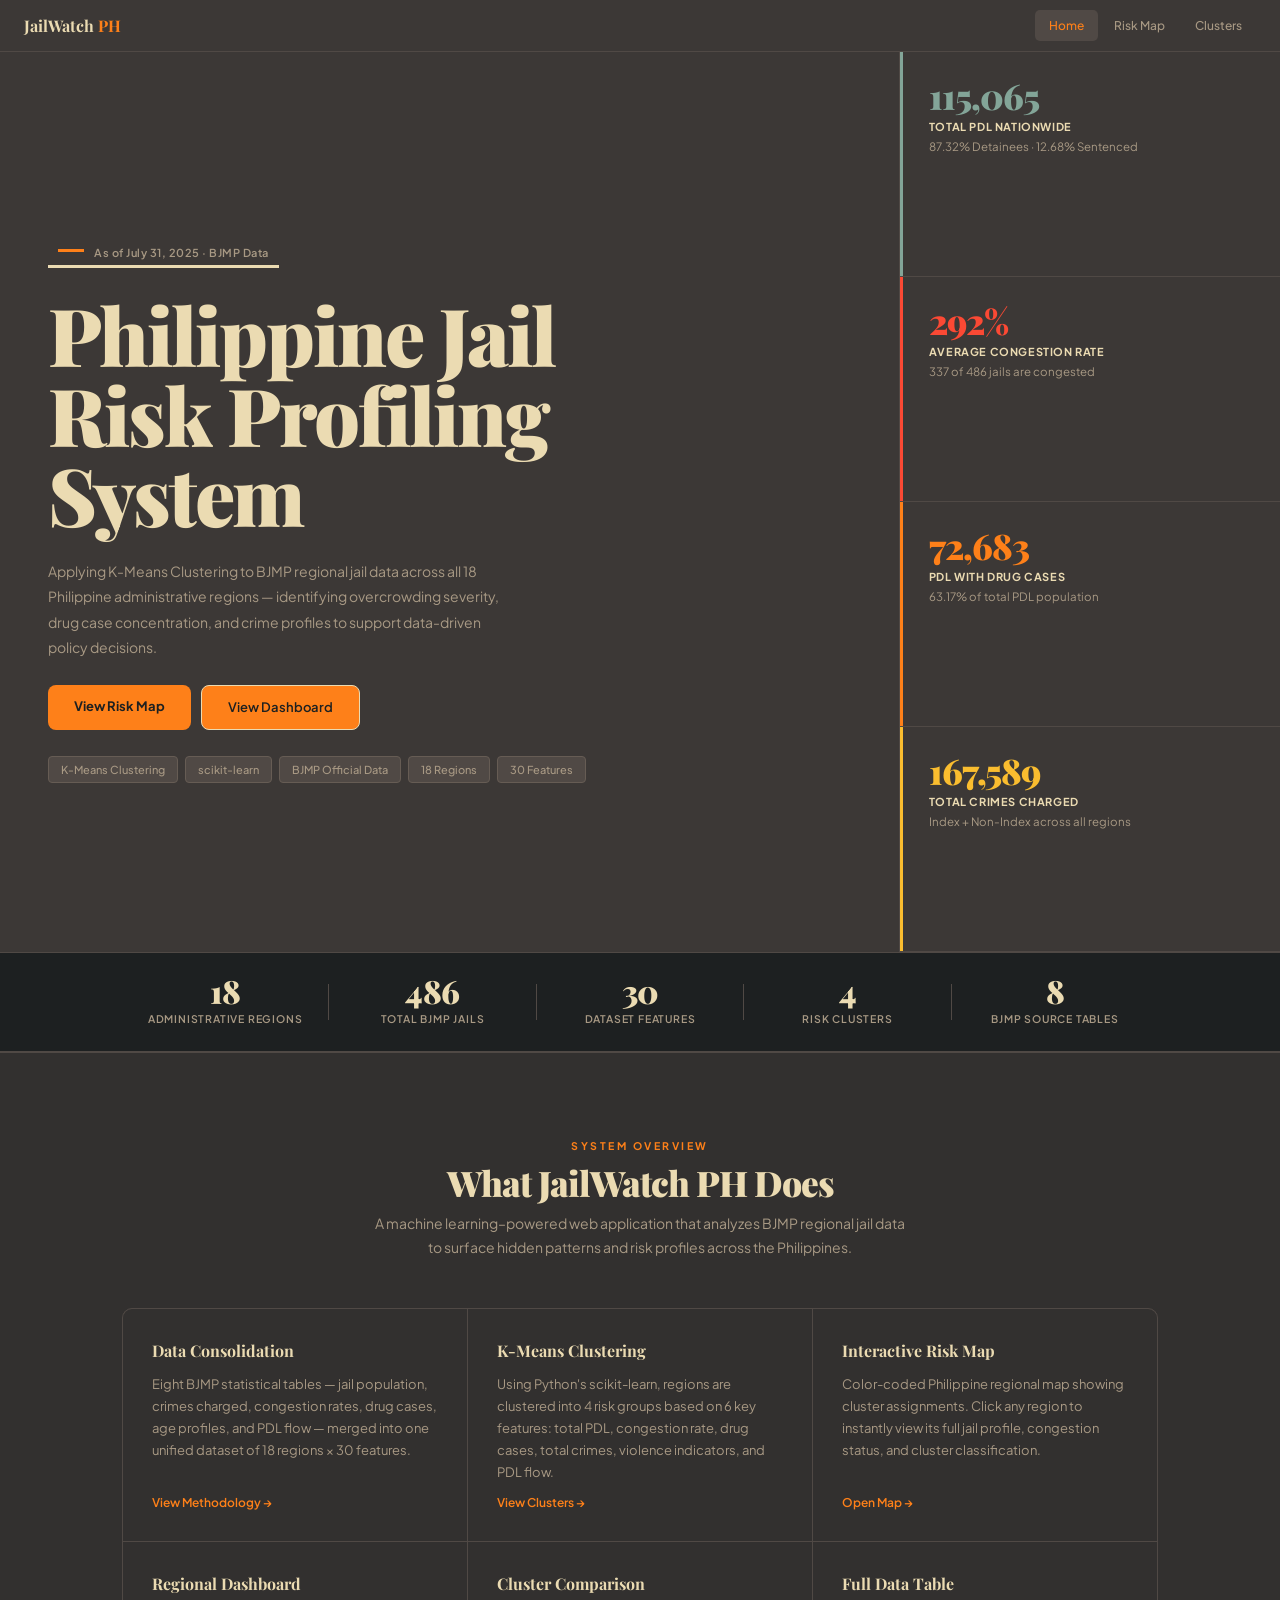
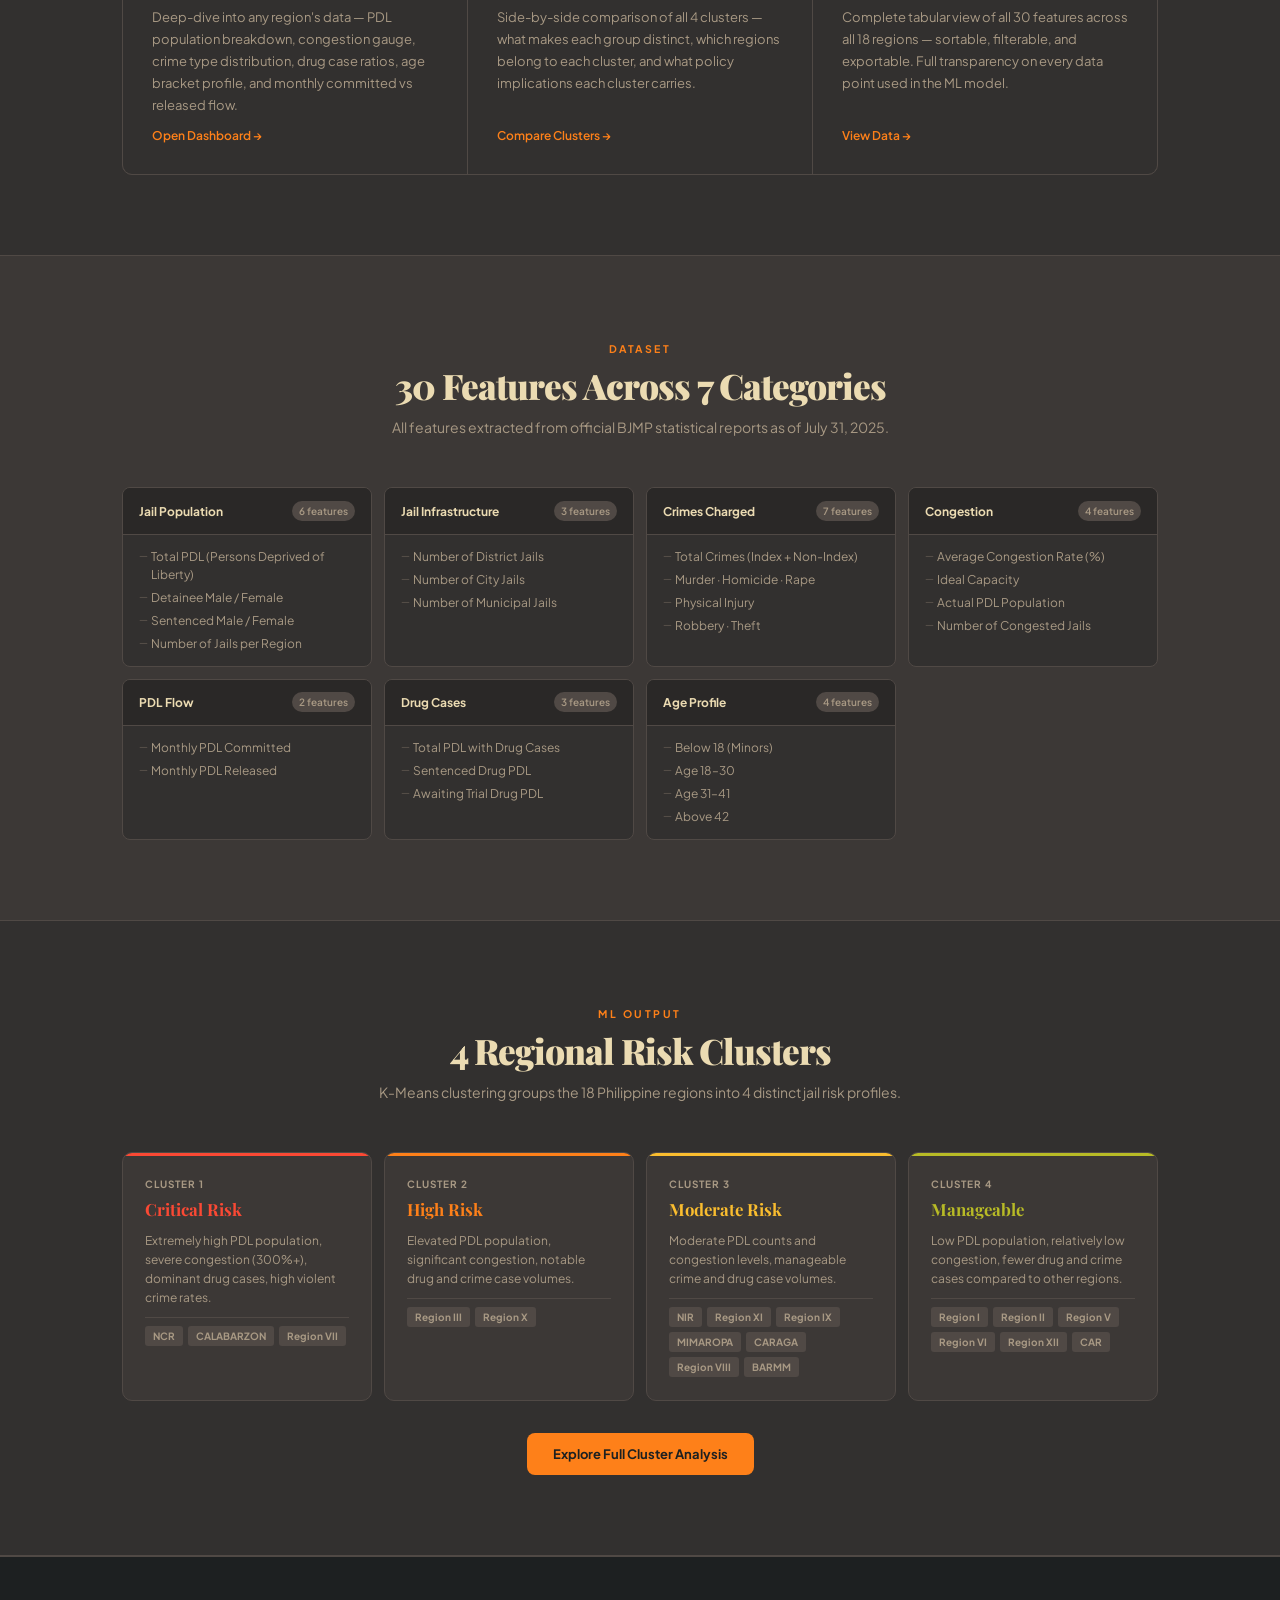
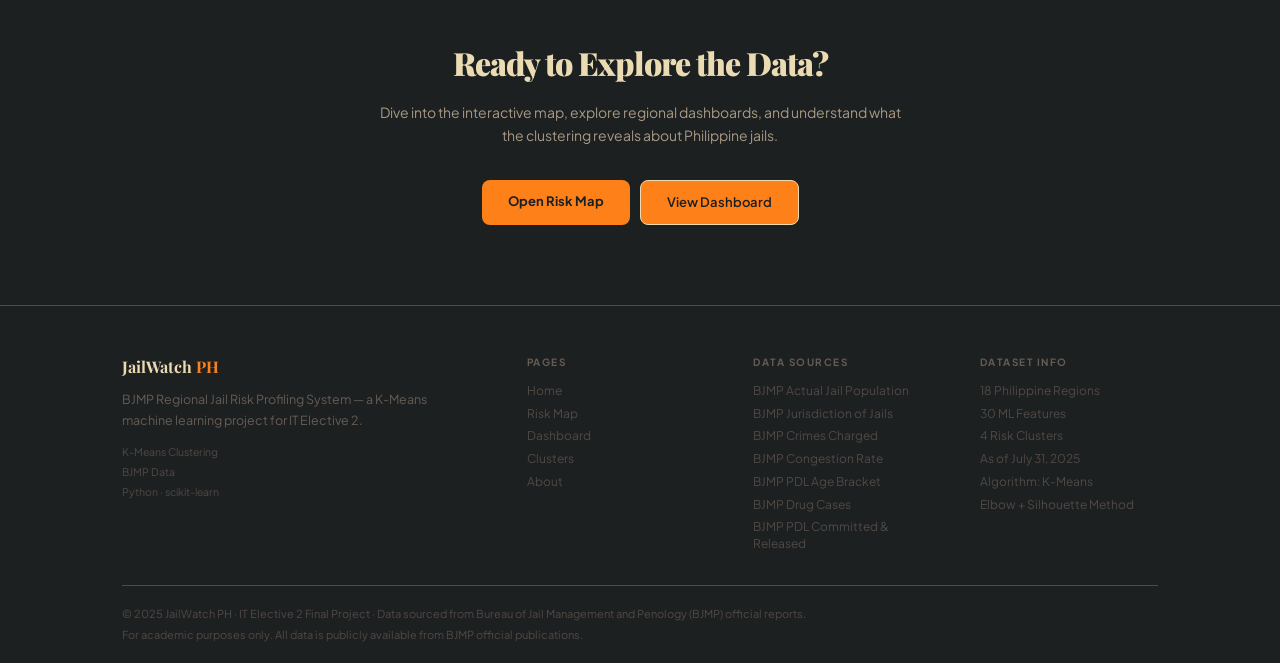
<file: index.html>
<!DOCTYPE html>
<html lang="en">
<head>
    <meta charset="UTF-8">
    <meta name="viewport" content="width=device-width, initial-scale=1.0">
    <title>Home — JailWatch PH</title>
    <link rel="stylesheet" href="css/styles.css">
    <!-- <link rel="stylesheet" href="css/map.css"> -->
    <link href="https://fonts.googleapis.com/css2?family=Playfair+Display:ital,wght@0,700;0,900;1,700&family=Plus+Jakarta+Sans:wght@300;400;500;600;700&display=swap" rel="stylesheet">
</head>
<body>

    <!-- NAVBAR -->
    <nav class="navbar">
        <div class="nav-container">
            <a href="index.html" class="nav-brand">JailWatch <span>PH</span></a>
            <ul class="nav-links">
                <li><a href="index.html" class="nav-link active">Home</a></li>
                <li><a href="map.html" class="nav-link">Risk Map</a></li>
                <!-- <li><a href="dashboard.html" class="nav-link">Dashboard</a></li> -->
                <li><a href="clusters.html" class="nav-link">Clusters</a></li>
                <!-- <li><a href="about.html" class="nav-link">About</a></li> -->
            </ul>
        </div>
    </nav>

    <section class="main" id="main">
        <div class="main-bg-pattern"></div>
        <div class="main-container">
            <div class="main-content">
                <div class="main-data">
                    <strong><span>As of July 31, 2025 · BJMP Data</span></strong>
                </div>
                <h1 class="main-title">Philippine Jail <br/> Risk Profiling <br/> System</h1>
                <p class="main-description">
                    Applying K-Means Clustering to BJMP regional jail data across all 18 Philippine
                    administrative regions — identifying overcrowding severity, drug case concentration,
                    and crime profiles to support data-driven policy decisions.
                </p>
                <div class="main-actions">
                    <a href="map.html" class="btn-map">View Risk Map</a>
                    <a href="dashboard.html" class="btn-dashboard">View Dashboard</a>
                </div>
                <div class="main-tags">
                    <span class="tag">K-Means Clustering</span>
                    <span class="tag">scikit-learn</span>
                    <span class="tag">BJMP Official Data</span>
                    <span class="tag">18 Regions</span>
                    <span class="tag">30 Features</span>
                </div>
            </div>
            <div class="main-stats">
                <div class="stat-card-users">
                    <div class="stat-card-value">115,065</div>
                    <div class="stat-card-label">Total PDL Nationwide</div>
                    <div class="stat-card-sub">87.32% Detainees · 12.68% Sentenced</div>
                </div>
                <div class="stat-card-average">
                    <div class="stat-card-value">292%</div>
                    <div class="stat-card-label">Average Congestion Rate</div>
                    <div class="stat-card-sub">337 of 486 jails are congested</div>
                </div>
                <div class="stat-card-PDL">
                    <div class="stat-card-value">72,683</div>
                    <div class="stat-card-label">PDL with Drug Cases</div>
                    <div class="stat-card-sub">63.17% of total PDL population</div>
                </div>
                <div class="stat-card-info">
                    <div class="stat-card-value">167,589</div>
                    <div class="stat-card-label">Total Crimes Charged</div>
                    <div class="stat-card-sub">Index + Non-Index across all regions</div>
                </div>
            </div>
        </div>
    </section>

    <section class="overview-strip">
        <div class="overview-container">
            <div class="overview-item">
                <span class="overview-number">18</span>
                <span class="overview-label">Administrative Regions</span>
            </div>
            <div class="overview-divider"></div>
            <div class="overview-item">
                <span class="overview-number">486</span>
                <span class="overview-label">Total BJMP Jails</span>
            </div>
            <div class="overview-divider"></div>
            <div class="overview-item">
                <span class="overview-number">30</span>
                <span class="overview-label">Dataset Features</span>
            </div>
            <div class="overview-divider"></div>
            <div class="overview-item">
                <span class="overview-number">4</span>
                <span class="overview-label">Risk Clusters</span>
            </div>
            <div class="overview-divider"></div>
            <div class="overview-item">
                <span class="overview-number">8</span>
                <span class="overview-label">BJMP Source Tables</span>
            </div>
        </div>
    </section>

    <!-- WHAT JAILWATCH DOES -->
    <section class="section features-section">
        <div class="section-container">
            <div class="section-header">
                <span class="section-eyebrow">System Overview</span>
                <h2 class="section-title">What JailWatch PH Does</h2>
                <p class="section-subtitle">
                    A machine learning–powered web application that analyzes BJMP regional jail data
                    to surface hidden patterns and risk profiles across the Philippines.
                </p>
            </div>
            <div class="features-grid">
                <div class="feature-card">
                    <h3 class="feature-title">Data Consolidation</h3>
                    <p class="feature-desc">
                        Eight BJMP statistical tables — jail population, crimes charged,
                        congestion rates, drug cases, age profiles, and PDL flow —
                        merged into one unified dataset of 18 regions × 30 features.
                    </p>
                    <a href="about.html" class="feature-link">View Methodology →</a>
                </div>
                <div class="feature-card">
                    <h3 class="feature-title">K-Means Clustering</h3>
                    <p class="feature-desc">
                        Using Python's scikit-learn, regions are clustered into 4 risk groups
                        based on 6 key features: total PDL, congestion rate, drug cases,
                        total crimes, violence indicators, and PDL flow.
                    </p>
                    <a href="clusters.html" class="feature-link">View Clusters →</a>
                </div>
                <div class="feature-card">
                    <h3 class="feature-title">Interactive Risk Map</h3>
                    <p class="feature-desc">
                        Color-coded Philippine regional map showing cluster assignments.
                        Click any region to instantly view its full jail profile,
                        congestion status, and cluster classification.
                    </p>
                    <a href="map.html" class="feature-link">Open Map →</a>
                </div>
                <div class="feature-card">
                    <h3 class="feature-title">Regional Dashboard</h3>
                    <p class="feature-desc">
                        Deep-dive into any region's data — PDL population breakdown,
                        congestion gauge, crime type distribution, drug case ratios,
                        age bracket profile, and monthly committed vs released flow.
                    </p>
                    <a href="dashboard.html" class="feature-link">Open Dashboard →</a>
                </div>
                <div class="feature-card">
                    <h3 class="feature-title">Cluster Comparison</h3>
                    <p class="feature-desc">
                        Side-by-side comparison of all 4 clusters — what makes each group
                        distinct, which regions belong to each cluster, and what policy
                        implications each cluster carries.
                    </p>
                    <a href="clusters.html" class="feature-link">Compare Clusters →</a>
                </div>
                <div class="feature-card">
                    <h3 class="feature-title">Full Data Table</h3>
                    <p class="feature-desc">
                        Complete tabular view of all 30 features across all 18 regions —
                        sortable, filterable, and exportable. Full transparency
                        on every data point used in the ML model.
                    </p>
                    <a href="dashboard.html" class="feature-link">View Data →</a>
                </div>
            </div>
        </div>
    </section>

    <!-- DATASET SECTION -->
    <section class="section dataset-section">
        <div class="section-container">
            <div class="section-header">
                <span class="section-eyebrow">Dataset</span>
                <h2 class="section-title">30 Features Across 7 Categories</h2>
                <p class="section-subtitle">
                    All features extracted from official BJMP statistical reports as of July 31, 2025.
                </p>
            </div>
            <div class="dataset-grid">

                <div class="dataset-cat">
                    <div class="dataset-cat-header">
                        <span class="dataset-cat-title">Jail Population</span>
                        <span class="dataset-cat-count">6 features</span>
                    </div>
                    <ul class="dataset-cat-list">
                        <li>Total PDL (Persons Deprived of Liberty)</li>
                        <li>Detainee Male / Female</li>
                        <li>Sentenced Male / Female</li>
                        <li>Number of Jails per Region</li>
                    </ul>
                </div>

                <div class="dataset-cat">
                    <div class="dataset-cat-header">
                        <span class="dataset-cat-title">Jail Infrastructure</span>
                        <span class="dataset-cat-count">3 features</span>
                    </div>
                    <ul class="dataset-cat-list">
                        <li>Number of District Jails</li>
                        <li>Number of City Jails</li>
                        <li>Number of Municipal Jails</li>
                    </ul>
                </div>

                <div class="dataset-cat">
                    <div class="dataset-cat-header">
                        <span class="dataset-cat-title">Crimes Charged</span>
                        <span class="dataset-cat-count">7 features</span>
                    </div>
                    <ul class="dataset-cat-list">
                        <li>Total Crimes (Index + Non-Index)</li>
                        <li>Murder · Homicide · Rape</li>
                        <li>Physical Injury</li>
                        <li>Robbery · Theft</li>
                    </ul>
                </div>

                <div class="dataset-cat">
                    <div class="dataset-cat-header">
                        <span class="dataset-cat-title">Congestion</span>
                        <span class="dataset-cat-count">4 features</span>
                    </div>
                    <ul class="dataset-cat-list">
                        <li>Average Congestion Rate (%)</li>
                        <li>Ideal Capacity</li>
                        <li>Actual PDL Population</li>
                        <li>Number of Congested Jails</li>
                    </ul>
                </div>

                <div class="dataset-cat">
                    <div class="dataset-cat-header">
                        <span class="dataset-cat-title">PDL Flow</span>
                        <span class="dataset-cat-count">2 features</span>
                    </div>
                    <ul class="dataset-cat-list">
                        <li>Monthly PDL Committed</li>
                        <li>Monthly PDL Released</li>
                    </ul>
                </div>

                <div class="dataset-cat">
                    <div class="dataset-cat-header">
                        <span class="dataset-cat-title">Drug Cases</span>
                        <span class="dataset-cat-count">3 features</span>
                    </div>
                    <ul class="dataset-cat-list">
                        <li>Total PDL with Drug Cases</li>
                        <li>Sentenced Drug PDL</li>
                        <li>Awaiting Trial Drug PDL</li>
                    </ul>
                </div>

                <div class="dataset-cat">
                    <div class="dataset-cat-header">
                        <span class="dataset-cat-title">Age Profile</span>
                        <span class="dataset-cat-count">4 features</span>
                    </div>
                    <ul class="dataset-cat-list">
                        <li>Below 18 (Minors)</li>
                        <li>Age 18–30</li>
                        <li>Age 31–41</li>
                        <li>Above 42</li>
                    </ul>
                </div>

            </div>
        </div>
    </section>

    <!-- CLUSTER PREVIEW -->
    <section class="section cluster-section">
        <div class="section-container">
            <div class="section-header">
                <span class="section-eyebrow">ML Output</span>
                <h2 class="section-title">4 Regional Risk Clusters</h2>
                <p class="section-subtitle">
                    K-Means clustering groups the 18 Philippine regions into 4 distinct jail risk profiles.
                </p>
            </div>
            <div class="cluster-grid">

                <div class="cluster-card cluster-critical">
                    <div class="cluster-card-num">Cluster 1</div>
                    <div class="cluster-card-label">Critical Risk</div>
                    <p class="cluster-card-desc">
                        Extremely high PDL population, severe congestion (300%+),
                        dominant drug cases, high violent crime rates.
                    </p>
                    <div class="cluster-card-regions">
                        <span>NCR</span>
                        <span>CALABARZON</span>
                        <span>Region VII</span>
                    </div>
                </div>

                <div class="cluster-card cluster-high">
                    <div class="cluster-card-num">Cluster 2</div>
                    <div class="cluster-card-label">High Risk</div>
                    <p class="cluster-card-desc">
                        Elevated PDL population, significant congestion,
                        notable drug and crime case volumes.
                    </p>
                    <div class="cluster-card-regions">
                        <span>Region III</span>
                        <span>Region X</span>
                    </div>
                </div>

                <div class="cluster-card cluster-moderate">
                    <div class="cluster-card-num">Cluster 3</div>
                    <div class="cluster-card-label">Moderate Risk</div>
                    <p class="cluster-card-desc">
                        Moderate PDL counts and congestion levels,
                        manageable crime and drug case volumes.
                    </p>
                    <div class="cluster-card-regions">
                        <span>NIR</span>
                        <span>Region XI</span>
                        <span>Region IX</span>
                        <span>MIMAROPA</span>
                        <span>CARAGA</span>
                        <span>Region VIII</span>
                        <span>BARMM</span>
                    </div>
                </div>

                <div class="cluster-card cluster-manageable">
                    <div class="cluster-card-num">Cluster 4</div>
                    <div class="cluster-card-label">Manageable</div>
                    <p class="cluster-card-desc">
                        Low PDL population, relatively low congestion,
                        fewer drug and crime cases compared to other regions.
                    </p>
                    <div class="cluster-card-regions">
                        <span>Region I</span>
                        <span>Region II</span>
                        <span>Region V</span>
                        <span>Region VI</span>
                        <span>Region XII</span>
                        <span>CAR</span>
                    </div>
                </div>

            </div>
            <div class="cluster-cta">
                <a href="clusters.html" class="btn-map">Explore Full Cluster Analysis</a>
            </div>
        </div>
    </section>

    <section class="cta-section">
        <div class="cta-container">
            <h2 class="cta-title">Ready to Explore the Data?</h2>
            <p class="cta-desc">
                Dive into the interactive map, explore regional dashboards,
                and understand what the clustering reveals about Philippine jails.
            </p>
            <div class="cta-actions">
                <a href="map.html" class="btn-map">Open Risk Map</a>
                <a href="dashboard.html" class="btn-dashboard">View Dashboard</a>
            </div>
        </div>
    </section>

    <!-- FOOTER -->
    <footer class="footer">
        <div class="footer-container">
            <div class="footer-top">
                <div class="footer-brand">
                    <div class="footer-logo">JailWatch <span>PH</span></div>
                    <p class="footer-desc">
                        BJMP Regional Jail Risk Profiling System —
                        a K-Means machine learning project for IT Elective 2.
                    </p>
                    <div class="footer-tags">
                        <span>K-Means Clustering</span>
                        <span>BJMP Data</span>
                        <span>Python · scikit-learn</span>
                    </div>
                </div>
                <div class="footer-col">
                    <h4 class="footer-col-title">Pages</h4>
                    <ul class="footer-col-list">
                        <li><a href="index.html">Home</a></li>
                        <li><a href="map.html">Risk Map</a></li>
                        <li><a href="dashboard.html">Dashboard</a></li>
                        <li><a href="clusters.html">Clusters</a></li>
                        <li><a href="about.html">About</a></li>
                    </ul>
                </div>
                <div class="footer-col">
                    <h4 class="footer-col-title">Data Sources</h4>
                    <ul class="footer-col-list">
                        <li>BJMP Actual Jail Population</li>
                        <li>BJMP Jurisdiction of Jails</li>
                        <li>BJMP Crimes Charged</li>
                        <li>BJMP Congestion Rate</li>
                        <li>BJMP PDL Age Bracket</li>
                        <li>BJMP Drug Cases</li>
                        <li>BJMP PDL Committed & Released</li>
                    </ul>
                </div>
                <div class="footer-col">
                    <h4 class="footer-col-title">Dataset Info</h4>
                    <ul class="footer-col-list">
                        <li>18 Philippine Regions</li>
                        <li>30 ML Features</li>
                        <li>4 Risk Clusters</li>
                        <li>As of July 31, 2025</li>
                        <li>Algorithm: K-Means</li>
                        <li>Elbow + Silhouette Method</li>
                    </ul>
                </div>
            </div>
            <div class="footer-bottom">
                <p>© 2025 JailWatch PH · IT Elective 2 Final Project · Data sourced from Bureau of Jail Management and Penology (BJMP) official reports.</p>
                <p>For academic purposes only. All data is publicly available from BJMP official publications.</p>
            </div>
        </div>
    </footer>

</body>
</html>
</file>
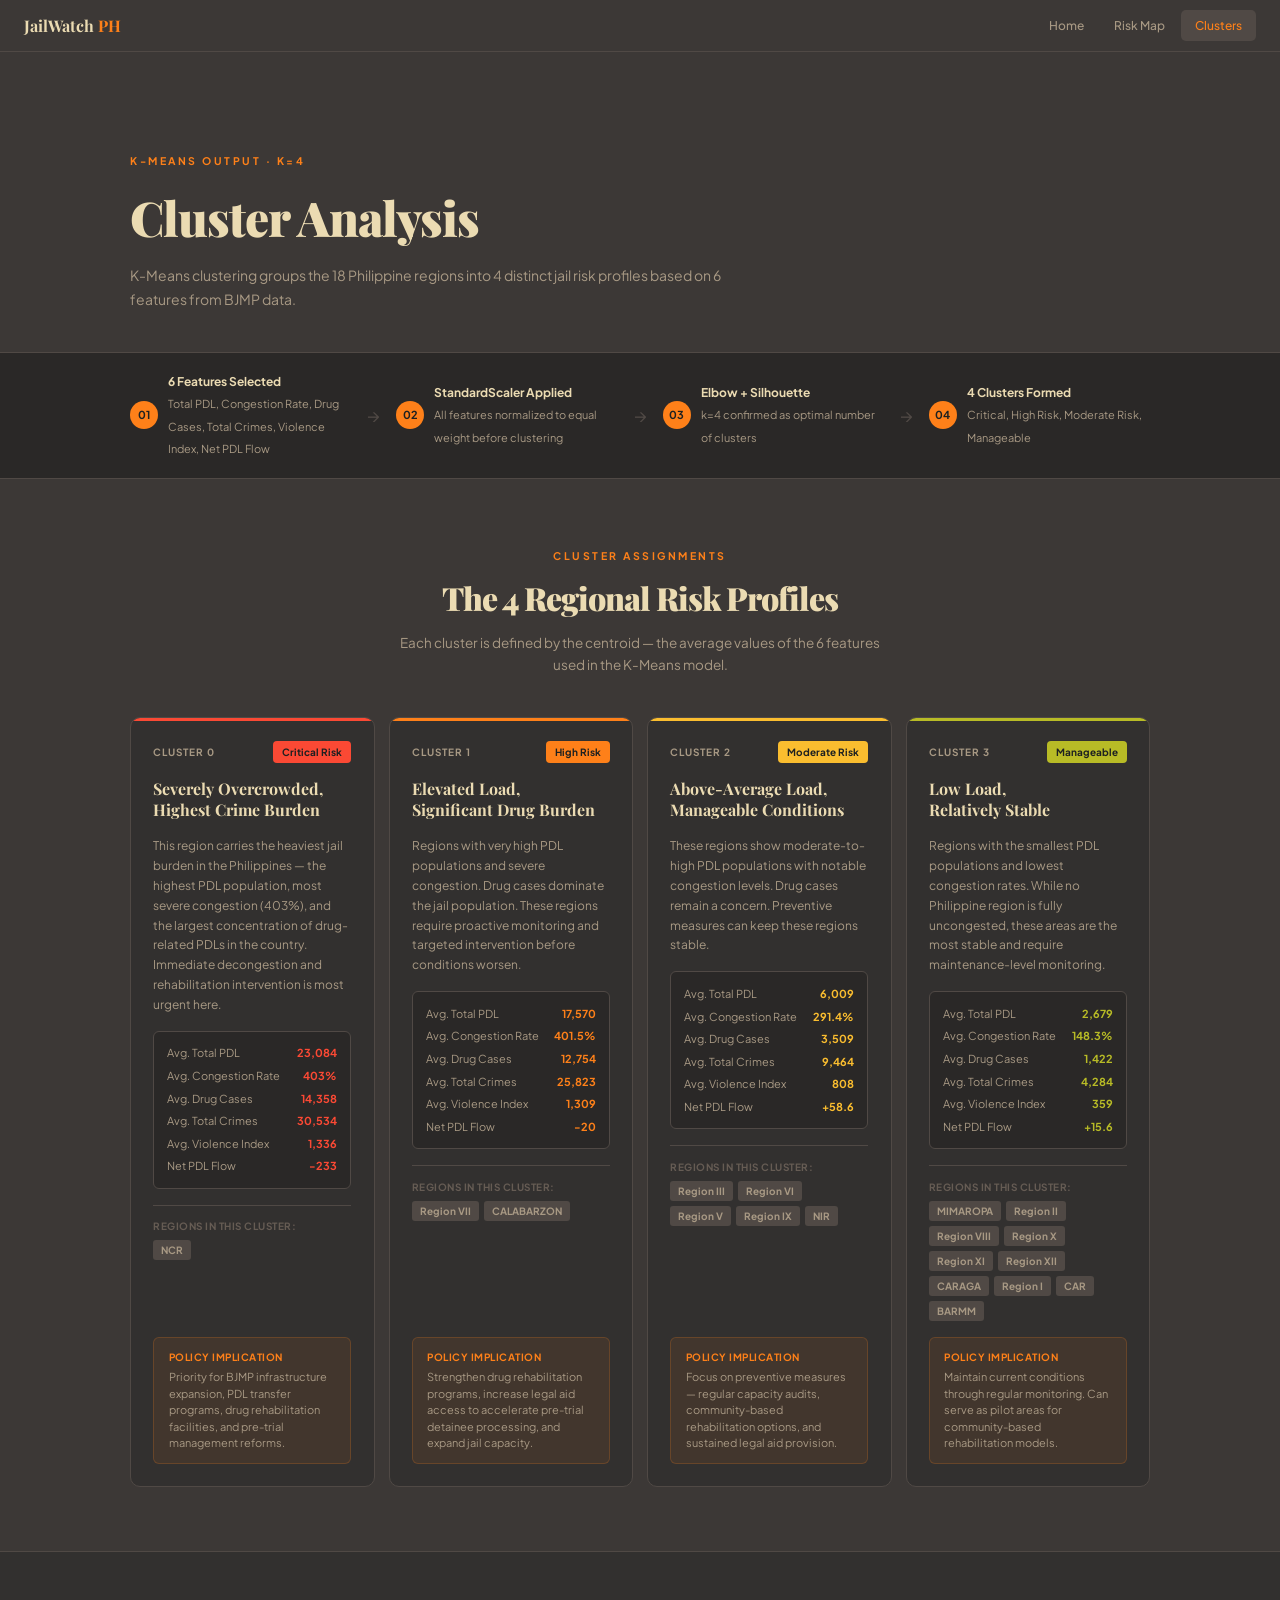
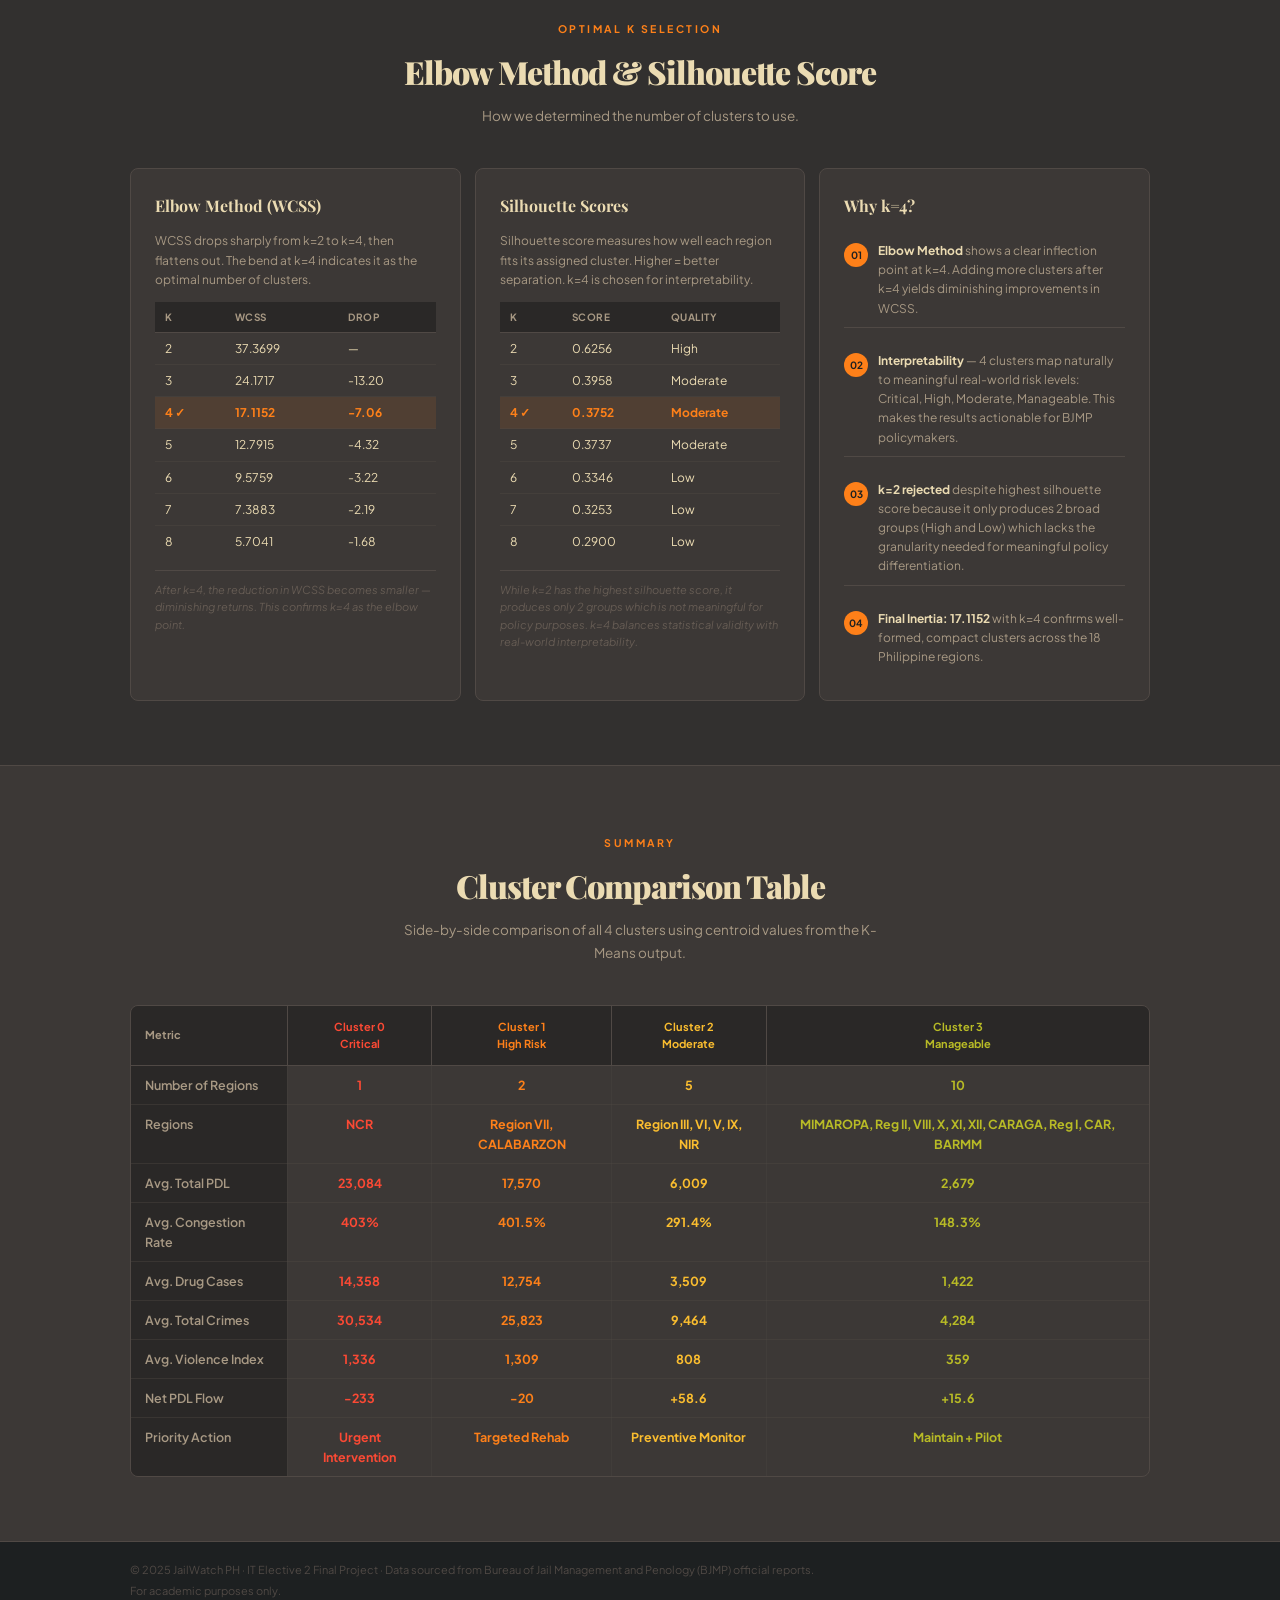
<file: clusters.html>
<!DOCTYPE html>
<html lang="en">
<head>
    <meta charset="UTF-8">
    <meta name="viewport" content="width=device-width, initial-scale=1.0">
    <title>Clusters — JailWatch PH</title>
    <link rel="stylesheet" href="css/clusters.css">
    <link href="https://fonts.googleapis.com/css2?family=Playfair+Display:ital,wght@0,700;0,900;1,700&family=Plus+Jakarta+Sans:wght@300;400;500;600;700&display=swap" rel="stylesheet">
</head>
<body>

    <!-- NAVBAR -->
    <nav class="navbar">
        <div class="nav-container">
            <a href="index.html" class="nav-brand">JailWatch <span>PH</span></a>
            <ul class="nav-links">
                <li><a href="index.html" class="nav-link">Home</a></li>
                <li><a href="map.html" class="nav-link">Risk Map</a></li>
                <!-- <li><a href="dashboard.html" class="nav-link">Dashboard</a></li> -->
                <li><a href="clusters.html" class="nav-link active">Clusters</a></li>
                <!-- <li><a href="about.html" class="nav-link">About</a></li> -->
            </ul>
        </div>
    </nav>

    <div class="page-header">
        <div class="page-header-left">
            <span class="page-eyebrow">K-Means Output · k=4</span>
            <h1>Cluster Analysis</h1>
            <p>
                K-Means clustering groups the 18 Philippine regions into 4 distinct
                jail risk profiles based on 6 features from BJMP data.
            </p>
        </div>
    </div>

    <div class="method-strip">
        <div class="method-container">
            <div class="method-item">
                <div class="method-num">01</div>
                <div class="method-text">
                    <strong>6 Features Selected</strong>
                    <span>Total PDL, Congestion Rate, Drug Cases, Total Crimes, Violence Index, Net PDL Flow</span>
                </div>
            </div>
            <div class="method-arrow">→</div>
            <div class="method-item">
                <div class="method-num">02</div>
                <div class="method-text">
                    <strong>StandardScaler Applied</strong>
                    <span>All features normalized to equal weight before clustering</span>
                </div>
            </div>
            <div class="method-arrow">→</div>
            <div class="method-item">
                <div class="method-num">03</div>
                <div class="method-text">
                    <strong>Elbow + Silhouette</strong>
                    <span>k=4 confirmed as optimal number of clusters</span>
                </div>
            </div>
            <div class="method-arrow">→</div>
            <div class="method-item">
                <div class="method-num">04</div>
                <div class="method-text">
                    <strong>4 Clusters Formed</strong>
                    <span>Critical, High Risk, Moderate Risk, Manageable</span>
                </div>
            </div>
        </div>
    </div>

    <!-- cluster card -->
    <section class="section">
        <div class="section-container">

            <div class="section-header">
                <span class="section-eyebrow">Cluster Assignments</span>
                <h2 class="section-title">The 4 Regional Risk Profiles</h2>
                <p class="section-subtitle">
                    Each cluster is defined by the centroid — the average values of the 6 features
                    used in the K-Means model.
                </p>
            </div>

            <div class="cluster-cards">

                <!-- cluster critical -->
                <div class="cluster-card cc-critical">
                    <div class="cc-top">
                        <span class="cc-num">Cluster 0</span>
                        <span class="cc-badge cc-badge-critical">Critical Risk</span>
                    </div>
                    <h3 class="cc-title">Severely Overcrowded,<br/>Highest Crime Burden</h3>
                    <p class="cc-desc">
                        This region carries the heaviest jail burden in the Philippines —
                        the highest PDL population, most severe congestion (403%), and the
                        largest concentration of drug-related PDLs in the country.
                        Immediate decongestion and rehabilitation intervention is most urgent here.
                    </p>

                    <!-- centroid values -->
                    <div class="cc-features">
                        <div class="cc-feat">
                            <span class="cc-feat-lbl">Avg. Total PDL</span>
                            <span class="cc-feat-val cc-val-critical">23,084</span>
                        </div>
                        <div class="cc-feat">
                            <span class="cc-feat-lbl">Avg. Congestion Rate</span>
                            <span class="cc-feat-val cc-val-critical">403%</span>
                        </div>
                        <div class="cc-feat">
                            <span class="cc-feat-lbl">Avg. Drug Cases</span>
                            <span class="cc-feat-val cc-val-critical">14,358</span>
                        </div>
                        <div class="cc-feat">
                            <span class="cc-feat-lbl">Avg. Total Crimes</span>
                            <span class="cc-feat-val cc-val-critical">30,534</span>
                        </div>
                        <div class="cc-feat">
                            <span class="cc-feat-lbl">Avg. Violence Index</span>
                            <span class="cc-feat-val cc-val-critical">1,336</span>
                        </div>
                        <div class="cc-feat">
                            <span class="cc-feat-lbl">Net PDL Flow</span>
                            <span class="cc-feat-val cc-val-critical">-233</span>
                        </div>
                    </div>

                    <!-- regions -->
                    <div class="cc-regions">
                        <h4 class="cc-regions-title">Regions in this cluster:</h4>
                        <div class="cc-region-tags">
                            <span class="cc-tag">NCR</span>
                        </div>
                    </div>

                    <!-- policy -->
                    <div class="cc-policy">
                        <span class="cc-policy-title">Policy Implication</span>
                        <p>Priority for BJMP infrastructure expansion, PDL transfer programs,
                        drug rehabilitation facilities, and pre-trial management reforms.</p>
                    </div>
                </div>

                <!-- cluster 1 high risk -->
                <div class="cluster-card cc-high">
                    <div class="cc-top">
                        <span class="cc-num">Cluster 1</span>
                        <span class="cc-badge cc-badge-high">High Risk</span>
                    </div>
                    <h3 class="cc-title">Elevated Load,<br/>Significant Drug Burden</h3>
                    <p class="cc-desc">
                        Regions with very high PDL populations and severe congestion.
                        Drug cases dominate the jail population. These regions require
                        proactive monitoring and targeted intervention before
                        conditions worsen.
                    </p>

                    <div class="cc-features">
                        <div class="cc-feat">
                            <span class="cc-feat-lbl">Avg. Total PDL</span>
                            <span class="cc-feat-val cc-val-high">17,570</span>
                        </div>
                        <div class="cc-feat">
                            <span class="cc-feat-lbl">Avg. Congestion Rate</span>
                            <span class="cc-feat-val cc-val-high">401.5%</span>
                        </div>
                        <div class="cc-feat">
                            <span class="cc-feat-lbl">Avg. Drug Cases</span>
                            <span class="cc-feat-val cc-val-high">12,754</span>
                        </div>
                        <div class="cc-feat">
                            <span class="cc-feat-lbl">Avg. Total Crimes</span>
                            <span class="cc-feat-val cc-val-high">25,823</span>
                        </div>
                        <div class="cc-feat">
                            <span class="cc-feat-lbl">Avg. Violence Index</span>
                            <span class="cc-feat-val cc-val-high">1,309</span>
                        </div>
                        <div class="cc-feat">
                            <span class="cc-feat-lbl">Net PDL Flow</span>
                            <span class="cc-feat-val cc-val-high">-20</span>
                        </div>
                    </div>

                    <div class="cc-regions">
                        <h4 class="cc-regions-title">Regions in this cluster:</h4>
                        <div class="cc-region-tags">
                            <span class="cc-tag">Region VII</span>
                            <span class="cc-tag">CALABARZON</span>
                        </div>
                    </div>

                    <div class="cc-policy">
                        <span class="cc-policy-title">Policy Implication</span>
                        <p>Strengthen drug rehabilitation programs, increase legal aid access
                        to accelerate pre-trial detainee processing, and expand jail capacity.</p>
                    </div>
                </div>

                <!-- 2 -->
                <div class="cluster-card cc-moderate">
                    <div class="cc-top">
                        <span class="cc-num">Cluster 2</span>
                        <span class="cc-badge cc-badge-moderate">Moderate Risk</span>
                    </div>
                    <h3 class="cc-title">Above-Average Load,<br/>Manageable Conditions</h3>
                    <p class="cc-desc">
                        These regions show moderate-to-high PDL populations with notable
                        congestion levels. Drug cases remain a concern. Preventive
                        measures can keep these regions stable.
                    </p>

                    <div class="cc-features">
                        <div class="cc-feat">
                            <span class="cc-feat-lbl">Avg. Total PDL</span>
                            <span class="cc-feat-val cc-val-moderate">6,009</span>
                        </div>
                        <div class="cc-feat">
                            <span class="cc-feat-lbl">Avg. Congestion Rate</span>
                            <span class="cc-feat-val cc-val-moderate">291.4%</span>
                        </div>
                        <div class="cc-feat">
                            <span class="cc-feat-lbl">Avg. Drug Cases</span>
                            <span class="cc-feat-val cc-val-moderate">3,509</span>
                        </div>
                        <div class="cc-feat">
                            <span class="cc-feat-lbl">Avg. Total Crimes</span>
                            <span class="cc-feat-val cc-val-moderate">9,464</span>
                        </div>
                        <div class="cc-feat">
                            <span class="cc-feat-lbl">Avg. Violence Index</span>
                            <span class="cc-feat-val cc-val-moderate">808</span>
                        </div>
                        <div class="cc-feat">
                            <span class="cc-feat-lbl">Net PDL Flow</span>
                            <span class="cc-feat-val cc-val-moderate">+58.6</span>
                        </div>
                    </div>

                    <div class="cc-regions">
                        <h4 class="cc-regions-title">Regions in this cluster:</h4>
                        <div class="cc-region-tags">
                            <span class="cc-tag">Region III</span>
                            <span class="cc-tag">Region VI</span>
                            <span class="cc-tag">Region V</span>
                            <span class="cc-tag">Region IX</span>
                            <span class="cc-tag">NIR</span>
                        </div>
                    </div>

                    <div class="cc-policy">
                        <span class="cc-policy-title">Policy Implication</span>
                        <p>Focus on preventive measures — regular capacity audits,
                        community-based rehabilitation options, and sustained legal aid provision.</p>
                    </div>
                </div>

                <!-- 3 -->
                <div class="cluster-card cc-manageable">
                    <div class="cc-top">
                        <span class="cc-num">Cluster 3</span>
                        <span class="cc-badge cc-badge-manageable">Manageable</span>
                    </div>
                    <h3 class="cc-title">Low Load,<br/>Relatively Stable</h3>
                    <p class="cc-desc">
                        Regions with the smallest PDL populations and lowest congestion rates.
                        While no Philippine region is fully uncongested, these areas are
                        the most stable and require maintenance-level monitoring.
                    </p>

                    <div class="cc-features">
                        <div class="cc-feat">
                            <span class="cc-feat-lbl">Avg. Total PDL</span>
                            <span class="cc-feat-val cc-val-manageable">2,679</span>
                        </div>
                        <div class="cc-feat">
                            <span class="cc-feat-lbl">Avg. Congestion Rate</span>
                            <span class="cc-feat-val cc-val-manageable">148.3%</span>
                        </div>
                        <div class="cc-feat">
                            <span class="cc-feat-lbl">Avg. Drug Cases</span>
                            <span class="cc-feat-val cc-val-manageable">1,422</span>
                        </div>
                        <div class="cc-feat">
                            <span class="cc-feat-lbl">Avg. Total Crimes</span>
                            <span class="cc-feat-val cc-val-manageable">4,284</span>
                        </div>
                        <div class="cc-feat">
                            <span class="cc-feat-lbl">Avg. Violence Index</span>
                            <span class="cc-feat-val cc-val-manageable">359</span>
                        </div>
                        <div class="cc-feat">
                            <span class="cc-feat-lbl">Net PDL Flow</span>
                            <span class="cc-feat-val cc-val-manageable">+15.6</span>
                        </div>
                    </div>

                    <div class="cc-regions">
                        <h4 class="cc-regions-title">Regions in this cluster:</h4>
                        <div class="cc-region-tags">
                            <span class="cc-tag">MIMAROPA</span>
                            <span class="cc-tag">Region II</span>
                            <span class="cc-tag">Region VIII</span>
                            <span class="cc-tag">Region X</span>
                            <span class="cc-tag">Region XI</span>
                            <span class="cc-tag">Region XII</span>
                            <span class="cc-tag">CARAGA</span>
                            <span class="cc-tag">Region I</span>
                            <span class="cc-tag">CAR</span>
                            <span class="cc-tag">BARMM</span>
                        </div>
                    </div>

                    <div class="cc-policy">
                        <span class="cc-policy-title">Policy Implication</span>
                        <p>Maintain current conditions through regular monitoring.
                        Can serve as pilot areas for community-based rehabilitation models.</p>
                    </div>
                </div>

            </div>
        </div>
    </section>

    <!-- elbow and sillourte -->
    <section class="section method-section">
        <div class="section-container">

            <div class="section-header">
                <span class="section-eyebrow">Optimal k Selection</span>
                <h2 class="section-title">Elbow Method & Silhouette Score</h2>
                <p class="section-subtitle">
                    How we determined the number of clusters to use.
                </p>
            </div>

            <div class="method-results-grid">

                <!-- elbow table -->
                <div class="method-box">
                    <h3 class="method-box-title">Elbow Method (WCSS)</h3>
                    <p class="method-box-desc">
                        WCSS drops sharply from k=2 to k=4, then flattens out.
                        The bend at k=4 indicates it as the optimal number of clusters.
                    </p>
                    <table class="method-table">
                        <thead>
                            <tr>
                                <th>k</th>
                                <th>WCSS</th>
                                <th>Drop</th>
                            </tr>
                        </thead>
                        <tbody>
                            <tr><td>2</td><td>37.3699</td><td>—</td></tr>
                            <tr><td>3</td><td>24.1717</td><td>-13.20</td></tr>
                            <tr class="highlight-row"><td><strong>4 ✓</strong></td><td><strong>17.1152</strong></td><td><strong>-7.06</strong></td></tr>
                            <tr><td>5</td><td>12.7915</td><td>-4.32</td></tr>
                            <tr><td>6</td><td>9.5759</td><td>-3.22</td></tr>
                            <tr><td>7</td><td>7.3883</td><td>-2.19</td></tr>
                            <tr><td>8</td><td>5.7041</td><td>-1.68</td></tr>
                        </tbody>
                    </table>
                    <p class="method-note">
                        After k=4, the reduction in WCSS becomes smaller — diminishing returns.
                        This confirms k=4 as the elbow point.
                    </p>
                </div>

                <!-- silhouette table -->
                <div class="method-box">
                    <h3 class="method-box-title">Silhouette Scores</h3>
                    <p class="method-box-desc">
                        Silhouette score measures how well each region fits its assigned cluster.
                        Higher = better separation. k=4 is chosen for interpretability.
                    </p>
                    <table class="method-table">
                        <thead>
                            <tr>
                                <th>k</th>
                                <th>Score</th>
                                <th>Quality</th>
                            </tr>
                        </thead>
                        <tbody>
                            <tr><td>2</td><td>0.6256</td><td>High</td></tr>
                            <tr><td>3</td><td>0.3958</td><td>Moderate</td></tr>
                            <tr class="highlight-row"><td><strong>4 ✓</strong></td><td><strong>0.3752</strong></td><td><strong>Moderate</strong></td></tr>
                            <tr><td>5</td><td>0.3737</td><td>Moderate</td></tr>
                            <tr><td>6</td><td>0.3346</td><td>Low</td></tr>
                            <tr><td>7</td><td>0.3253</td><td>Low</td></tr>
                            <tr><td>8</td><td>0.2900</td><td>Low</td></tr>
                        </tbody>
                    </table>
                    <p class="method-note">
                        While k=2 has the highest silhouette score, it produces only 2 groups
                        which is not meaningful for policy purposes. k=4 balances statistical
                        validity with real-world interpretability.
                    </p>
                </div>

                <!-- why k=4 -->
                <div class="method-box method-box-why">
                    <h3 class="method-box-title">Why k=4?</h3>
                    <div class="why-item">
                        <div class="why-num">01</div>
                        <div class="why-text">
                            <strong>Elbow Method</strong> shows a clear inflection point at k=4.
                            Adding more clusters after k=4 yields diminishing improvements in WCSS.
                        </div>
                    </div>
                    <div class="why-item">
                        <div class="why-num">02</div>
                        <div class="why-text">
                            <strong>Interpretability</strong> — 4 clusters map naturally to
                            meaningful real-world risk levels: Critical, High, Moderate, Manageable.
                            This makes the results actionable for BJMP policymakers.
                        </div>
                    </div>
                    <div class="why-item">
                        <div class="why-num">03</div>
                        <div class="why-text">
                            <strong>k=2 rejected</strong> despite highest silhouette score because
                            it only produces 2 broad groups (High and Low) which lacks the
                            granularity needed for meaningful policy differentiation.
                        </div>
                    </div>
                    <div class="why-item">
                        <div class="why-num">04</div>
                        <div class="why-text">
                            <strong>Final Inertia: 17.1152</strong> with k=4 confirms
                            well-formed, compact clusters across the 18 Philippine regions.
                        </div>
                    </div>
                </div>

            </div>
        </div>
    </section>

    <section class="section">
        <div class="section-container">

            <div class="section-header">
                <span class="section-eyebrow">Summary</span>
                <h2 class="section-title">Cluster Comparison Table</h2>
                <p class="section-subtitle">
                    Side-by-side comparison of all 4 clusters using centroid values
                    from the K-Means output.
                </p>
            </div>

            <div class="table-wrapper">
                <table class="comparison-table">
                    <thead>
                        <tr>
                            <th>Metric</th>
                            <th class="th-critical">Cluster 0<br/>Critical</th>
                            <th class="th-high">Cluster 1<br/>High Risk</th>
                            <th class="th-moderate">Cluster 2<br/>Moderate</th>
                            <th class="th-manageable">Cluster 3<br/>Manageable</th>
                        </tr>
                    </thead>
                    <tbody>
                        <tr>
                            <td>Number of Regions</td>
                            <td class="td-critical">1</td>
                            <td class="td-high">2</td>
                            <td class="td-moderate">5</td>
                            <td class="td-manageable">10</td>
                        </tr>
                        <tr>
                            <td>Regions</td>
                            <td class="td-critical">NCR</td>
                            <td class="td-high">Region VII, CALABARZON</td>
                            <td class="td-moderate">Region III, VI, V, IX, NIR</td>
                            <td class="td-manageable">MIMAROPA, Reg II, VIII, X, XI, XII, CARAGA, Reg I, CAR, BARMM</td>
                        </tr>
                        <tr>
                            <td>Avg. Total PDL</td>
                            <td class="td-critical">23,084</td>
                            <td class="td-high">17,570</td>
                            <td class="td-moderate">6,009</td>
                            <td class="td-manageable">2,679</td>
                        </tr>
                        <tr>
                            <td>Avg. Congestion Rate</td>
                            <td class="td-critical">403%</td>
                            <td class="td-high">401.5%</td>
                            <td class="td-moderate">291.4%</td>
                            <td class="td-manageable">148.3%</td>
                        </tr>
                        <tr>
                            <td>Avg. Drug Cases</td>
                            <td class="td-critical">14,358</td>
                            <td class="td-high">12,754</td>
                            <td class="td-moderate">3,509</td>
                            <td class="td-manageable">1,422</td>
                        </tr>
                        <tr>
                            <td>Avg. Total Crimes</td>
                            <td class="td-critical">30,534</td>
                            <td class="td-high">25,823</td>
                            <td class="td-moderate">9,464</td>
                            <td class="td-manageable">4,284</td>
                        </tr>
                        <tr>
                            <td>Avg. Violence Index</td>
                            <td class="td-critical">1,336</td>
                            <td class="td-high">1,309</td>
                            <td class="td-moderate">808</td>
                            <td class="td-manageable">359</td>
                        </tr>
                        <tr>
                            <td>Net PDL Flow</td>
                            <td class="td-critical">-233</td>
                            <td class="td-high">-20</td>
                            <td class="td-moderate">+58.6</td>
                            <td class="td-manageable">+15.6</td>
                        </tr>
                        <tr>
                            <td>Priority Action</td>
                            <td class="td-critical">Urgent Intervention</td>
                            <td class="td-high">Targeted Rehab</td>
                            <td class="td-moderate">Preventive Monitor</td>
                            <td class="td-manageable">Maintain + Pilot</td>
                        </tr>
                    </tbody>
                </table>
            </div>

        </div>
    </section>

    <!-- footer -->
    <footer class="footer">
        <div class="footer-container">
            <div class="footer-bottom">
                <p>© 2025 JailWatch PH · IT Elective 2 Final Project · Data sourced from Bureau of Jail Management and Penology (BJMP) official reports.</p>
                <p>For academic purposes only.</p>
            </div>
        </div>
    </footer>

</body>
</html>
</file>
<file: css/styles.css>
/* fonts */
@import url('https://fonts.googleapis.com/css2?family=Playfair+Display:ital,wght@0,700;0,900;1,700&family=Plus+Jakarta+Sans:wght@300;400;500;600;700&display=swap');
*{
    box-sizing: border-box;
    margin: 0;
    padding: 0;
}

body{
font-family: 'Plus Jakarta Sans', sans-serif;
/* background-color: whitesmoke; */
background-color: #3C3836;
color: #EBDBB2;
font-size: 14px;
line-height: 1.6;
}

a{text-decoration: none;}
ul{list-style: none;}

.navbar {
    height: 52px;
    background-color: #3C3836;
    border-bottom: 1.5px solid #504945;
    flex-shrink: 0;
}

.nav-container {
    max-width: 100%;
    height: 100%;
    padding: 0 1.5rem;
    display: flex;
    align-items: center;
    justify-content: space-between;
}

.nav-brand {
    font-family: 'Playfair Display', serif;
    font-size: 16px;
    font-weight: 700;
    color: #EBDBB2;
}
.nav-brand span {
    color: #FE8019;
}

.nav-links{
    display: flex;
    gap: 2px;
}

.nav-link {
    display: block;
    padding: 6px 14px;
    font-size: 12px;
    font-weight: 500;
    color: #A89984;
    border-radius: 5px;
    transition: all 0.15s;
}

.nav-link:hover{
    color:#EBDBB2;
    background-color: #504945;
    font-weight: 500;
}

/* active para sa home */
.nav-link.active{
    color: #FE8019;
    background-color: #504945;
    font-weight: 600px;
}

.main{
    min-height: 100vh;
    /* padding-top:58px; */
    display: flex;
    align-items: stretch;
    position:relative;
}

/* wait lagay sa design para sa background */
.main-container{
    position: relative;
    z-index: 1;
    width: 100%;
    display: flex;
    align-items: stretch;
}
.main-content{
    flex:1;
    padding: 5rem 4rem 4rem 3rem;
    display: flex;
    flex-direction: column;
    justify-content: center;
    gap: 1.6rem;
    border-right: 1.5px solid #504945;
}
.main-data{
    display: flex;
    align-items: center;
    gap:10px;
    /* background: rgba(240, 165, 0, 0.12); */
    /* border: 1px solid transparent; */
    border-bottom: solid;
    /* border-radius: 100px; */
    width: fit-content;
    padding: 3px 10px;
}
/* line before the as of july 31, data */
.main-data::before{
    content:'';
    display:block;
    width:26px;
    height:3.5px;
    background-color: #FE8019;
    flex-shrink: 0;
}
.main-data strong span{
    font-size: 11px;
    font-weight: 600;
    letter-spacing: 0.5px;
    color: #A89984;
}

.main-title{
    font-family: 'Playfair Display', serif;
    font-size: 80px;
    font-weight: 900;
    line-height: 1.0;
    letter-spacing: -2px;
    /* para di na mabago */
    color: #EBDBB2;
}

.main-description {
    font-size: 14px;
    line-height:1.8;
    color: #A89984;
    max-width: 460px;
}
.main-actions{
    display: flex;
    gap:10px;
    flex-wrap: wrap;
}

.btn-map{
    /* font-family: 'Plus Jakarta Sans', sans-serif; */
    display:inline-block;
    padding: 11px 26px;
    background-color: #FE8019;
    color: #1D2021;
    border-radius: 8px;
    font-size: 13px;
    font-weight: 700;
}
.btn-dashboard{
    /* background-color: transparent; */
    background-color: #FE8019;
    display: inline-block;
    padding: 11px 26px;
    color: #1D2021;
    font-size: 13px;
    font-weight: 600;
    border-radius: 8px;
    border: 1.5px solid #EBDBB2;
}

.main-tags{
    display:flex;
    flex-wrap: wrap;
    gap:7px;
}
.tag{
    font-size: 11px;
    font-weight: 500;
    padding: 4px 12px;
    border-radius: 4px;
    background-color: #504945;
    border: 1.5px solid #665C54;
    color: #A89984;
}

/* cardss on the right */
.main-stats{
    width: 380px;
    flex-shrink: 0;
    display: flex;
    flex-direction: column;
}
.stat-card-users {
    flex: 1;
    padding: 1.6rem 1.8rem;
    border-bottom: 1.5px solid #504945;
    position: relative;
    transition: background-color 0.2s;
    cursor: default;
}
 
.stat-card-average {
    flex: 1;
    padding: 1.6rem 1.8rem;
    border-bottom: 1.5px solid #504945;
    position: relative;
    transition: background-color 0.2s;
    cursor: default;
}
 
.stat-card-PDL {
    flex: 1;
    padding: 1.6rem 1.8rem;
    border-bottom: 1.5px solid #504945;
    position: relative;
    transition: background-color 0.2s;
    cursor: default;
}
 
.stat-card-info {
    flex: 1;
    padding: 1.6rem 1.8rem;
    position: relative;
    transition: background-color 0.2s;
    cursor: default;
    /* background-color: black; */
    border-bottom: 1.5px solid #504945;
}
 
.stat-card-users:hover   { background-color: #504945; }
.stat-card-average:hover { background-color: #504945; }
.stat-card-PDL:hover     { background-color: #504945; }
.stat-card-info:hover    { background-color: #504945; }
 
.stat-card-users::before {
    content: '';
    position: absolute;
    left: 0; top: 0; bottom: 0;
    width: 3px;
    background-color: #83A598;
}
 
.stat-card-average::before {
    content: '';
    position: absolute;
    left: 0; top: 0; bottom: 0;
    width: 3px;
    background-color: #FB4934;
}
 
.stat-card-PDL::before {
    content: '';
    position: absolute;
    left: 0; top: 0; bottom: 0;
    width: 3px;
    background-color: #FE8019;
}
 
.stat-card-info::before {
    content: '';
    position: absolute;
    left: 0; top: 0; bottom: 0;
    width: 3px;
    background-color: #FABD2F;
}
 
.stat-card-value {
    font-family: 'Playfair Display', serif;
    font-size: 2.2rem;
    font-weight: 900;
    line-height: 1;
    letter-spacing: -1px;
    margin-bottom: 5px;
}
 
.stat-card-users   .stat-card-value { color: #83A598; }
.stat-card-average .stat-card-value { color: #FB4934; }
.stat-card-PDL     .stat-card-value { color: #FE8019; }
.stat-card-info    .stat-card-value { color: #FABD2F; }
 
.stat-card-label {
    font-size: 11px;
    font-weight: 700;
    text-transform: uppercase;
    letter-spacing: 0.6px;
    color: #EBDBB2;
    margin-bottom: 4px;
}
 
.stat-card-sub {
    font-size: 11.5px;
    color: #A89984;
    line-height: 1.4;
}
.overview-strip {
    background-color: #1D2021;
    border-top: 1.5px solid #504945;
    border-bottom: 1.5px solid #504945;
}
.overview-container {
    max-width: 1100px;
    margin: 0 auto;
    padding: 0 2rem;
    display: flex;
    align-items: center;
    justify-content: center;
}
.overview-item {
    flex: 1;
    display: flex;
    flex-direction: column;
    align-items: center;
    padding: 1.4rem 1rem;
    gap: 4px;
}
.overview-number {
    font-family: 'Playfair Display', serif;
    font-size: 2rem;
    font-weight: 900;
    color: #EBDBB2;
    letter-spacing: -0.5px;
    line-height: 1;
}
.overview-label {
    font-size: 10.5px;
    font-weight: 600;
    color: #A89984;
    text-transform: uppercase;
    letter-spacing: 0.8px;
    text-align: center;
}
.overview-divider {
    width: 1px;
    height: 36px;
    background-color: #504945;
    flex-shrink: 0;
}
 
/* =============================================
   SECTION BASE
============================================= */
.section {
    padding: 5rem 0;
}
.section-container {
    max-width: 1100px;
    margin: 0 auto;
    padding: 0 2rem;
}
.section-header {
    text-align: center;
    margin-bottom: 3rem;
}
.section-eyebrow {
    display: inline-block;
    font-size: 10.5px;
    font-weight: 700;
    letter-spacing: 2.5px;
    text-transform: uppercase;
    color: #FE8019;
    margin-bottom: 0.6rem;
}
.section-title {
    font-family: 'Playfair Display', serif;
    font-size: 2.2rem;
    font-weight: 900;
    letter-spacing: -1px;
    color: #EBDBB2;
    margin-bottom: 0.6rem;
    line-height: 1.1;
}
.section-subtitle {
    font-size: 14px;
    color: #A89984;
    max-width: 540px;
    margin: 0 auto;
    line-height: 1.7;
}
 
/* =============================================
   FEATURES SECTION
============================================= */
.features-section {
    background-color: #32302F;
    border-top: 1.5px solid #504945;
    border-bottom: 1.5px solid #504945;
}
.features-grid {
    display: grid;
    grid-template-columns: repeat(3, 1fr);
    gap: 1px;
    background-color: #504945;
    border: 1px solid #504945;
    border-radius: 10px;
    overflow: hidden;
}
.feature-card {
    background-color: #32302F;
    padding: 1.8rem;
    display: flex;
    flex-direction: column;
    gap: 0.6rem;
    transition: background-color 0.2s;
}
.feature-card:hover { background-color: #3C3836; }
.feature-title {
    font-family: 'Playfair Display', serif;
    font-size: 1rem;
    font-weight: 700;
    color: #EBDBB2;
}
.feature-desc {
    font-size: 13px;
    color: #A89984;
    line-height: 1.7;
    flex: 1;
}
.feature-link {
    font-size: 12px;
    font-weight: 600;
    color: #FE8019;
    transition: color 0.15s;
}
.feature-link:hover { color: #FABD2F; }
 
/* =============================================
   DATASET SECTION
============================================= */
.dataset-section { background-color: #3C3836; }
.dataset-grid {
    display: grid;
    grid-template-columns: repeat(4, 1fr);
    gap: 12px;
}
.dataset-cat {
    background-color: #32302F;
    border: 1px solid #504945;
    border-radius: 8px;
    overflow: hidden;
    transition: border-color 0.2s;
}
.dataset-cat:hover { border-color: #FE8019; }
.dataset-cat-header {
    display: flex;
    align-items: center;
    justify-content: space-between;
    padding: 0.8rem 1rem;
    background-color: #2A2827;
    border-bottom: 1px solid #504945;
}
.dataset-cat-title {
    font-size: 12px;
    font-weight: 700;
    color: #EBDBB2;
}
.dataset-cat-count {
    font-size: 10px;
    font-weight: 600;
    color: #A89984;
    background-color: #504945;
    padding: 2px 7px;
    border-radius: 20px;
}
.dataset-cat-list {
    list-style: none;
    padding: 0.8rem 1rem;
    display: flex;
    flex-direction: column;
    gap: 5px;
}
.dataset-cat-list li {
    font-size: 12px;
    color: #A89984;
    padding-left: 12px;
    position: relative;
    line-height: 1.5;
}
.dataset-cat-list li::before {
    content: '—';
    position: absolute;
    left: 0;
    color: #665C54;
    font-size: 10px;
}
 
/* =============================================
   CLUSTER SECTION
============================================= */
.cluster-section {
    background-color: #32302F;
    border-top: 1.5px solid #504945;
    border-bottom: 1.5px solid #504945;
}
.cluster-grid {
    display: grid;
    grid-template-columns: repeat(4, 1fr);
    gap: 12px;
    margin-bottom: 2rem;
}
.cluster-card {
    background-color: #3C3836;
    border: 1px solid #504945;
    border-radius: 10px;
    padding: 1.4rem;
    position: relative;
    overflow: hidden;
    transition: transform 0.2s, box-shadow 0.2s;
}
.cluster-card:hover {
    transform: translateY(-3px);
    box-shadow: 0 8px 24px rgba(0,0,0,0.3);
}
.cluster-card::before {
    content: '';
    position: absolute;
    top: 0; left: 0; right: 0;
    height: 3px;
}
.cluster-critical::before  { background-color: #FB4934; }
.cluster-high::before      { background-color: #FE8019; }
.cluster-moderate::before  { background-color: #FABD2F; }
.cluster-manageable::before{ background-color: #B8BB26; }
 
.cluster-card-num {
    font-size: 10px;
    font-weight: 700;
    letter-spacing: 1px;
    text-transform: uppercase;
    color: #A89984;
    margin-bottom: 4px;
}
.cluster-card-label {
    font-family: 'Playfair Display', serif;
    font-size: 1.05rem;
    font-weight: 700;
    margin-bottom: 8px;
}
.cluster-critical   .cluster-card-label { color: #FB4934; }
.cluster-high       .cluster-card-label { color: #FE8019; }
.cluster-moderate   .cluster-card-label { color: #FABD2F; }
.cluster-manageable .cluster-card-label { color: #B8BB26; }
 
.cluster-card-desc {
    font-size: 12px;
    color: #A89984;
    line-height: 1.6;
    margin-bottom: 10px;
}
.cluster-card-regions {
    display: flex;
    flex-wrap: wrap;
    gap: 5px;
    border-top: 1px solid #504945;
    padding-top: 8px;
}
.cluster-card-regions span {
    font-size: 10px;
    font-weight: 700;
    padding: 2px 8px;
    border-radius: 3px;
    background-color: #504945;
    color: #A89984;
}
.cluster-cta {
    display: flex;
    justify-content: center;
    margin-top: 1rem;
}
 
/* =============================================
   CTA SECTION
============================================= */
.cta-section {
    background-color: #1D2021;
    padding: 5rem 0;
    border-top: 1.5px solid #504945;
}
.cta-container {
    max-width: 600px;
    margin: 0 auto;
    padding: 0 2rem;
    text-align: center;
}
.cta-title {
    font-family: 'Playfair Display', serif;
    font-size: 2rem;
    font-weight: 900;
    color: #EBDBB2;
    letter-spacing: -1px;
    margin-bottom: 0.75rem;
}
.cta-desc {
    font-size: 14px;
    color: #A89984;
    line-height: 1.7;
    margin-bottom: 2rem;
}
.cta-actions {
    display: flex;
    gap: 10px;
    justify-content: center;
    flex-wrap: wrap;
}
 
/* =============================================
   FOOTER
============================================= */
.footer {
    background-color: #1D2021;
    border-top: 1px solid #504945;
}
.footer-container {
    max-width: 1100px;
    margin: 0 auto;
    padding: 0 2rem;
}
.footer-top {
    display: grid;
    grid-template-columns: 2fr 1fr 1fr 1fr;
    gap: 3rem;
    padding: 3rem 0 2rem;
    border-bottom: 1px solid #504945;
}
.footer-logo {
    font-family: 'Playfair Display', serif;
    font-size: 16px;
    font-weight: 700;
    color: #EBDBB2;
    margin-bottom: 0.6rem;
}
.footer-logo span { color: #FE8019; }
.footer-desc {
    font-size: 12.5px;
    color: #665C54;
    line-height: 1.7;
    margin-bottom: 0.8rem;
}
.footer-tags {
    display: flex;
    flex-direction: column;
    gap: 3px;
}
.footer-tags span {
    font-size: 10.5px;
    color: #504945;
}
.footer-col-title {
    font-size: 10px;
    font-weight: 700;
    letter-spacing: 1.5px;
    text-transform: uppercase;
    color: #665C54;
    margin-bottom: 0.8rem;
}
.footer-col-list {
    display: flex;
    flex-direction: column;
    gap: 6px;
}
.footer-col-list li,
.footer-col-list a {
    font-size: 12px;
    color: #504945;
    transition: color 0.15s;
    line-height: 1.4;
}
.footer-col-list a:hover { color: #A89984; }
.footer-bottom {
    padding: 1.2rem 0;
    display: flex;
    flex-direction: column;
    gap: 3px;
}
.footer-bottom p {
    font-size: 11px;
    color: #504945;
}
 
/* =============================================
   RESPONSIVE
============================================= */
@media (max-width: 1024px) {
    .features-grid  { grid-template-columns: repeat(2, 1fr); }
    .dataset-grid   { grid-template-columns: repeat(2, 1fr); }
    .cluster-grid   { grid-template-columns: repeat(2, 1fr); }
    .footer-top     { grid-template-columns: 1fr 1fr; gap: 2rem; }
}
@media (max-width: 768px) {
    .main-container { flex-direction: column; }
    .main-content   { padding: 3rem 1.5rem 2rem; border-right: none; border-bottom: 1.5px solid #504945; }
    .main-stats     { width: 100%; }
    .features-grid  { grid-template-columns: 1fr; }
    .dataset-grid   { grid-template-columns: 1fr 1fr; }
    .cluster-grid   { grid-template-columns: 1fr 1fr; }
    .overview-container { flex-wrap: wrap; }
    .overview-item  { min-width: 33%; }
    .overview-divider { display: none; }
    .footer-top     { grid-template-columns: 1fr; }
}
@media (max-width: 480px) {
    .main-title     { font-size: 2.8rem; }
    .dataset-grid   { grid-template-columns: 1fr; }
    .cluster-grid   { grid-template-columns: 1fr; }
}
</file>
<file: css/map.css>
@import url('https://fonts.googleapis.com/css2?family=Playfair+Display:wght@700;900&family=Plus+Jakarta+Sans:wght@400;500;600;700&display=swap');

* {
    box-sizing: border-box;
    margin: 0;
    padding: 0;
}

body {
    font-family: 'Plus Jakarta Sans', sans-serif;
    background-color: #3C3836;
    /* background-image:
        radial-gradient(ellipse at 15% 25%, rgba(180,60,20,0.45) 0%, transparent 55%),
        linear-gradient(rgba(235,219,178,0.03) 1px, transparent 1px),
        linear-gradient(90deg, rgba(235,219,178,0.03) 1px, transparent 1px);
    background-size: 100% 100%, 40px 40px, 40px 40px; */
    color: #EBDBB2;
    font-size: 13px;
    height: 100vh;
    display: flex;
    flex-direction: column;
    overflow: hidden;
}

a { text-decoration: none; }
ul { list-style: none; }


.navbar {
    height: 52px;
    background-color: #3C3836;
    border-bottom: 1.5px solid #504945;
    flex-shrink: 0;
}

.nav-container {
    max-width: 100%;
    height: 100%;
    padding: 0 1.5rem;
    display: flex;
    align-items: center;
    justify-content: space-between;
}

.nav-brand {
    font-family: 'Playfair Display', serif;
    font-size: 16px;
    font-weight: 700;
    color: #EBDBB2;
}

.nav-brand span {
    color: #FE8019;
}

.nav-links {
    display: flex;
    gap: 2px;
}

.nav-link {
    display: block;
    padding: 6px 14px;
    font-size: 12px;
    font-weight: 500;
    color: #A89984;
    border-radius: 5px;
    transition: all 0.15s;
}

.nav-link:hover {
    color: #EBDBB2;
    background-color: #504945;
}

.nav-link.active {
    color: #FE8019;
    background-color: #504945;
    font-weight: 600;
}

.page-header {
    padding: 0.7rem 1.5rem;
    border-bottom: 1px solid #504945;
    display: flex;
    align-items: center;
    justify-content: space-between;
    flex-shrink: 0;
    background-color: rgba(60,56,54,0.9);
}

.page-header h1 {
    font-family: 'Playfair Display', serif;
    font-size: 1.1rem;
    font-weight: 900;
    color: #EBDBB2;
    letter-spacing: -0.3px;
}

.page-header p {
    font-size: 11px;
    color: #A89984;
    margin-top: 2px;
}

.legend {
    display: flex;
    gap: 12px;
    align-items: center;
}

.legend-item {
    display: flex;
    align-items: center;
    gap: 5px;
    font-size: 11px;
    color: #A89984;
}

.legend-dot {
    width: 10px;
    height: 10px;
    border-radius: 50%;
    flex-shrink: 0;
}

.legend-critical   { background-color: #FB4934; }
.legend-high       { background-color: #FE8019; }
.legend-moderate   { background-color: #FABD2F; }
.legend-manageable { background-color: #B8BB26; }

.map-layout {
    display: grid;
    grid-template-columns: 1fr 300px;
    flex: 1;
    overflow: hidden;
}

.map-area {
    background-color: #2A2827;
    position: relative;
    overflow: hidden;
    display: flex;
    align-items: center;
    justify-content: center;
}

.ph-map {
    width: auto;
    height: 90%;
    max-height: 560px;
    cursor: pointer;
}

/* region shapes */
.region {
    stroke: #1D2021;
    stroke-width: 1.5;
    transition: all 0.2s;
    cursor: pointer;
}

.region:hover {
    stroke: #EBDBB2;
    stroke-width: 2.5;
    filter: brightness(1.2);
}

.region.selected {
    stroke: #EBDBB2;
    stroke-width: 2.5;
    filter: brightness(1.15);
}

.r-critical   { fill: #FB4934; }
.r-high       { fill: #FE8019; }
.r-moderate   { fill: #FABD2F; }
.r-manageable { fill: #B8BB26; }

/* map labels */
.map-label {
    font-family: 'Plus Jakarta Sans', sans-serif;
    font-size: 7.5px;
    font-weight: 700;
    fill: #1D2021;
    pointer-events: none;
    text-anchor: middle;
}

.map-label-sub {
    font-size: 5.5px;
    font-weight: 500;
    fill: rgba(29,32,33,0.75);
}

.sidebar {
    background-color: #32302F;
    border-left: 1.5px solid #504945;
    display: flex;
    flex-direction: column;
    overflow: hidden;
}

.sb-default {
    flex: 1;
    display: flex;
    flex-direction: column;
    align-items: center;
    justify-content: center;
    padding: 1.5rem;
    text-align: center;
    gap: 0.7rem;
}

.sb-icon {
    font-size: 2.2rem;
    opacity: 0.3;
}
.sb-default h3 {
    font-family: 'Playfair Display', serif;
    font-size: 1rem;
    color: #EBDBB2;
}

.sb-default p {
    font-size: 11.5px;
    color: #A89984;
    line-height: 1.6;
}

.sb-quick {
    display: grid;
    grid-template-columns: 1fr 1fr;
    gap: 7px;
    width: 100%;
    margin-top: 0.5rem;
    padding-top: 1rem;
    border-top: 1px solid #504945;
}

.sq-item {
    background-color: #3C3836;
    border: 1px solid #504945;
    border-radius: 6px;
    padding: 8px 10px;
    text-align: center;
}

.sq-num {
    font-family: 'Playfair Display', serif;
    font-size: 1rem;
    font-weight: 900;
    color: #FE8019;
    display: block;
    letter-spacing: -0.3px;
}

.sq-lbl {
    font-size: 9px;
    color: #A89984;
    text-transform: uppercase;
    letter-spacing: 0.4px;
}


/* --- DETAIL STATE --- */

.sb-detail {
    flex: 1;
    overflow-y: auto;
    display: none;
    flex-direction: column;
}

.sd-head {
    padding: 0.9rem 1rem;
    border-bottom: 1px solid #504945;
    flex-shrink: 0;
}

.sd-back {
    font-size: 11px;
    color: #A89984;
    cursor: pointer;
    margin-bottom: 5px;
    display: inline-flex;
    align-items: center;
    gap: 4px;
    transition: color 0.15s;
}

.sd-back:hover {
    color: #FE8019;
}

.sd-region-name {
    font-family: 'Playfair Display', serif;
    font-size: 1.25rem;
    font-weight: 900;
    color: #EBDBB2;
    letter-spacing: -0.5px;
    margin-bottom: 5px;
}

.sd-cluster-badge {
    display: inline-block;
    font-size: 10px;
    font-weight: 700;
    padding: 3px 10px;
    border-radius: 4px;
    color: white;
}

/* sections */
.sd-section {
    padding: 0.8rem 1rem;
    border-bottom: 1px solid #504945;
}

.sd-section-title {
    font-size: 10px;
    font-weight: 700;
    text-transform: uppercase;
    letter-spacing: 0.8px;
    color: #A89984;
    margin-bottom: 8px;
    display: flex;
    align-items: center;
    gap: 5px;
}

.sd-section-title::before {
    content: '';
    display: block;
    width: 3px;
    height: 11px;
    border-radius: 2px;
    background-color: #FE8019;
    flex-shrink: 0;
}

/* metric grid */
.sd-grid {
    display: grid;
    grid-template-columns: 1fr 1fr;
    gap: 5px;
}

.sd-grid-3 {
    grid-template-columns: 1fr 1fr 1fr;
}

.sd-box {
    background-color: #3C3836;
    border: 1px solid #504945;
    border-radius: 5px;
    padding: 7px 9px;
}

.sd-box-val {
    font-family: 'Playfair Display', serif;
    font-size: 1rem;
    font-weight: 900;
    letter-spacing: -0.5px;
    line-height: 1;
    margin-bottom: 2px;
}

.sd-box-lbl {
    font-size: 9.5px;
    color: #A89984;
}

/* congestion */
.sd-cong-rate {
    font-family: 'Playfair Display', serif;
    font-size: 1.6rem;
    font-weight: 900;
    color: #FB4934;
    letter-spacing: -1px;
    margin-bottom: 5px;
}

.cong-track {
    height: 6px;
    background-color: #504945;
    border-radius: 3px;
    overflow: hidden;
    margin-bottom: 5px;
}

.cong-fill {
    height: 100%;
    border-radius: 3px;
    background: linear-gradient(90deg, #B8BB26, #FABD2F, #FE8019, #FB4934);
    width: 0%;
    transition: width 0.5s ease;
}

.cong-labels {
    display: flex;
    justify-content: space-between;
    font-size: 10px;
    color: #A89984;
}

.cong-labels strong {
    color: #EBDBB2;
}

/* crimes */
.crime-row {
    display: flex;
    justify-content: space-between;
    align-items: center;
    padding: 3.5px 0;
    border-bottom: 1px solid rgba(80,73,69,0.4);
    font-size: 11.5px;
}

.crime-row:last-child {
    border-bottom: none;
}

.crime-name { color: #A89984; }
.crime-val  { font-weight: 700; color: #EBDBB2; }

/* pdl flow */
.flow-row {
    display: flex;
    align-items: center;
    justify-content: space-around;
    padding: 0.5rem 0;
}

.flow-item { text-align: center; }

.flow-num {
    font-family: 'Playfair Display', serif;
    font-size: 1.3rem;
    font-weight: 900;
    letter-spacing: -0.5px;
    line-height: 1;
}

.flow-in  { color: #B8BB26; }
.flow-out { color: #83A598; }

.flow-lbl { font-size: 10px; color: #A89984; margin-top: 2px; }

.flow-vs {
    font-size: 11px;
    color: #504945;
    font-weight: 700;
}

.flow-net {
    font-size: 11px;
    text-align: center;
    margin-top: 4px;
}

/* age bars */
.age-row {
    display: flex;
    align-items: center;
    gap: 6px;
    margin-bottom: 4px;
}

.age-lbl {
    font-size: 10px;
    color: #A89984;
    width: 55px;
    flex-shrink: 0;
}

.age-track {
    flex: 1;
    height: 5px;
    background-color: #504945;
    border-radius: 3px;
    overflow: hidden;
}

.age-fill {
    height: 100%;
    border-radius: 3px;
    background-color: #FE8019;
    transition: width 0.4s ease;
}

.age-val {
    font-size: 10px;
    font-weight: 700;
    color: #EBDBB2;
    width: 40px;
    text-align: right;
}

/* view full btn */
.sd-btn {
    display: block;
    margin: 0.8rem 1rem 1rem;
    padding: 10px;
    background-color: #FE8019;
    color: #1D2021;
    border-radius: 7px;
    font-size: 12px;
    font-weight: 700;
    text-align: center;
    font-family: 'Plus Jakarta Sans', sans-serif;
    transition: background-color 0.2s;
    cursor: pointer;
    flex-shrink: 0;
}

.sd-btn:hover {
    background-color: #FABD2F;
}

/* =============================================
   LEAFLET MAP
============================================= */

#map {
    flex: 1;
    height: 100%;
    background-color: #2A2827;
}

.map-tooltip {
    background-color: #32302F !important;
    border: 1px solid #504945 !important;
    border-radius: 6px !important;
    color: #EBDBB2 !important;
    font-family: 'Plus Jakarta Sans', sans-serif !important;
    font-size: 12px !important;
    padding: 6px 10px !important;
    box-shadow: 0 4px 12px rgba(0,0,0,0.4) !important;
}

.leaflet-tooltip::before {
    display: none !important;
}
</file>
<file: css/clusters.css>
/* =============================================
   JAILWATCH PH - clusters.css
   Background: #3C3836 | Text: #EBDBB2
============================================= */

@import url('https://fonts.googleapis.com/css2?family=Playfair+Display:ital,wght@0,700;0,900;1,700&family=Plus+Jakarta+Sans:wght@300;400;500;600;700&display=swap');

* { box-sizing: border-box; margin: 0; padding: 0; }

body {
    font-family: 'Plus Jakarta Sans', sans-serif;
    background-color: #3C3836;
    /* background-image:
        radial-gradient(ellipse at 15% 25%, rgba(180,60,20,0.45) 0%, transparent 55%),
        linear-gradient(rgba(235,219,178,0.03) 1px, transparent 1px),
        linear-gradient(90deg, rgba(235,219,178,0.03) 1px, transparent 1px);
    background-size: 100% 100%, 40px 40px, 40px 40px; */
    color: #EBDBB2;
    font-size: 14px;
    line-height: 1.6;
}

a { text-decoration: none; }
ul { list-style: none; }

.navbar {
    height: 52px;
    background-color: #3C3836;
    border-bottom: 1.5px solid #504945;
    flex-shrink: 0;
}

.nav-container {
    max-width: 100%;
    height: 100%;
    padding: 0 1.5rem;
    display: flex;
    align-items: center;
    justify-content: space-between;
}

.nav-brand {
    font-family: 'Playfair Display', serif;
    font-size: 16px;
    font-weight: 700;
    color: #EBDBB2;
}
.nav-brand span {
    color: #FE8019;
}

.nav-links{
    display: flex;
    gap: 2px;
}

.nav-link {
    display: block;
    padding: 6px 14px;
    font-size: 12px;
    font-weight: 500;
    color: #A89984;
    border-radius: 5px;
    transition: all 0.15s;
}

.nav-link:hover{
    color:#EBDBB2;
    background-color: #504945;
    font-weight: 500;
}

/* active para sa home */
.nav-link.active{
    color: #FE8019;
    background-color: #504945;
    font-weight: 600px;
}
/* .navbar {
    position: fixed;
    top: 0; left: 0; right: 0;
    height: 58px;
    background-color: #3C3836;
    border-bottom: 1.5px solid #504945;
    z-index: 100;
    display: flex;
    align-items: center;
}
.nav-container {
    max-width: 1100px;
    margin: 0 auto;
    width: 100%;
    height: 100%;
    padding: 0 2.5rem;
    display: flex;
    align-items: center;
    justify-content: space-between;
}
.nav-brand {
    font-family: 'Playfair Display', serif;
    font-size: 16px;
    font-weight: 700;
    color: #EBDBB2;
}
.nav-brand span { color: #FE8019; }
.nav-links { display: flex; gap: 4px; }
.nav-link {
    display: block;
    padding: 6px 16px;
    font-size: 13px;
    font-weight: 500;
    color: #A89984;
    border-radius: 6px;
    transition: all 0.2s;
}
.nav-link:hover { color: #EBDBB2; background-color: #504945; }
.nav-link.active { color: #FE8019; background-color: #504945; font-weight: 600; } */

/* =============================================
   PAGE HEADER
============================================= */
.page-header {
    padding: 6rem 2.5rem 2.5rem;
    max-width: 1100px;
    margin: 0 auto;
}
.page-eyebrow {
    display: inline-block;
    font-size: 10.5px;
    font-weight: 700;
    letter-spacing: 2.5px;
    text-transform: uppercase;
    color: #FE8019;
    margin-bottom: 0.6rem;
}
.page-header h1 {
    font-family: 'Playfair Display', serif;
    font-size: clamp(2rem, 4vw, 3rem);
    font-weight: 900;
    color: #EBDBB2;
    letter-spacing: -1px;
    margin-bottom: 0.5rem;
}
.page-header p {
    font-size: 14px;
    color: #A89984;
    max-width: 600px;
    line-height: 1.7;
}

/* =============================================
   METHOD STRIP
============================================= */
.method-strip {
    background-color: #2A2827;
    border-top: 1px solid #504945;
    border-bottom: 1px solid #504945;
    padding: 1.2rem 0;
}
.method-container {
    max-width: 1100px;
    margin: 0 auto;
    padding: 0 2.5rem;
    display: flex;
    align-items: center;
    gap: 1rem;
    flex-wrap: wrap;
}
.method-item {
    display: flex;
    align-items: center;
    gap: 10px;
    flex: 1;
    min-width: 200px;
}
.method-num {
    width: 28px;
    height: 28px;
    border-radius: 50%;
    background-color: #FE8019;
    color: #1D2021;
    font-size: 11px;
    font-weight: 700;
    display: flex;
    align-items: center;
    justify-content: center;
    flex-shrink: 0;
}
.method-text strong {
    display: block;
    font-size: 12px;
    font-weight: 700;
    color: #EBDBB2;
}
.method-text span {
    font-size: 11px;
    color: #A89984;
}
.method-arrow {
    color: #504945;
    font-size: 18px;
    flex-shrink: 0;
}

/* =============================================
   SECTION BASE
============================================= */
.section { padding: 4rem 0; }
.section-container {
    max-width: 1100px;
    margin: 0 auto;
    padding: 0 2.5rem;
}
.section-header {
    text-align: center;
    margin-bottom: 2.5rem;
}
.section-eyebrow {
    display: inline-block;
    font-size: 10.5px;
    font-weight: 700;
    letter-spacing: 2.5px;
    text-transform: uppercase;
    color: #FE8019;
    margin-bottom: 0.5rem;
}
.section-title {
    font-family: 'Playfair Display', serif;
    font-size: 2rem;
    font-weight: 900;
    color: #EBDBB2;
    letter-spacing: -1px;
    margin-bottom: 0.5rem;
}
.section-subtitle {
    font-size: 13.5px;
    color: #A89984;
    max-width: 500px;
    margin: 0 auto;
    line-height: 1.7;
}

/* =============================================
   CLUSTER CARDS
============================================= */
.cluster-cards {
    display: grid;
    grid-template-columns: repeat(4, 1fr);
    gap: 14px;
}

.cluster-card {
    background-color: #32302F;
    border: 1px solid #504945;
    border-radius: 10px;
    padding: 1.4rem;
    display: flex;
    flex-direction: column;
    gap: 1rem;
    position: relative;
    overflow: hidden;
    transition: transform 0.2s, box-shadow 0.2s;
}
.cluster-card:hover {
    transform: translateY(-3px);
    box-shadow: 0 8px 24px rgba(0,0,0,0.4);
}
.cluster-card::before {
    content: '';
    position: absolute;
    top: 0; left: 0; right: 0;
    height: 3px;
}
.cc-critical::before  { background-color: #FB4934; }
.cc-high::before      { background-color: #FE8019; }
.cc-moderate::before  { background-color: #FABD2F; }
.cc-manageable::before{ background-color: #B8BB26; }

.cc-top {
    display: flex;
    align-items: center;
    justify-content: space-between;
}
.cc-num {
    font-size: 10px;
    font-weight: 700;
    letter-spacing: 1px;
    text-transform: uppercase;
    color: #A89984;
}
.cc-badge {
    font-size: 10px;
    font-weight: 700;
    padding: 3px 9px;
    border-radius: 4px;
    color: #1D2021;
}
.cc-badge-critical  { background-color: #FB4934; }
.cc-badge-high      { background-color: #FE8019; }
.cc-badge-moderate  { background-color: #FABD2F; }
.cc-badge-manageable{ background-color: #B8BB26; }

.cc-title {
    font-family: 'Playfair Display', serif;
    font-size: 1rem;
    font-weight: 700;
    color: #EBDBB2;
    line-height: 1.3;
}
.cc-desc {
    font-size: 12px;
    color: #A89984;
    line-height: 1.65;
}

/* centroid features */
.cc-features {
    display: flex;
    flex-direction: column;
    gap: 5px;
    padding: 0.8rem;
    background-color: #2A2827;
    border-radius: 6px;
    border: 1px solid #504945;
}
.cc-feat {
    display: flex;
    justify-content: space-between;
    align-items: center;
    font-size: 11px;
}
.cc-feat-lbl { color: #A89984; }
.cc-feat-val { font-weight: 700; }
.cc-val-critical  { color: #FB4934; }
.cc-val-high      { color: #FE8019; }
.cc-val-moderate  { color: #FABD2F; }
.cc-val-manageable{ color: #B8BB26; }

/* regions */
.cc-regions {
    border-top: 1px solid #504945;
    padding-top: 0.8rem;
}
.cc-regions-title {
    font-size: 10px;
    font-weight: 700;
    text-transform: uppercase;
    letter-spacing: 0.5px;
    color: #665C54;
    margin-bottom: 6px;
}
.cc-region-tags {
    display: flex;
    flex-wrap: wrap;
    gap: 5px;
}
.cc-tag {
    font-size: 10px;
    font-weight: 700;
    padding: 2px 8px;
    border-radius: 3px;
    background-color: #504945;
    color: #A89984;
}

/* policy */
.cc-policy {
    background-color: rgba(254,128,25,0.08);
    border: 1px solid rgba(254,128,25,0.2);
    border-radius: 6px;
    padding: 0.7rem 0.9rem;
    margin-top: auto;
}
.cc-policy-title {
    display: block;
    font-size: 10px;
    font-weight: 700;
    text-transform: uppercase;
    letter-spacing: 0.5px;
    color: #FE8019;
    margin-bottom: 4px;
}
.cc-policy p {
    font-size: 11px;
    color: #A89984;
    line-height: 1.5;
}

/* =============================================
   METHOD SECTION
============================================= */
.method-section { background-color: #32302F; border-top: 1px solid #504945; border-bottom: 1px solid #504945; }

.method-results-grid {
    display: grid;
    grid-template-columns: 1fr 1fr 1fr;
    gap: 14px;
}
.method-box {
    background-color: #3C3836;
    border: 1px solid #504945;
    border-radius: 8px;
    padding: 1.5rem;
    display: flex;
    flex-direction: column;
    gap: 0.8rem;
}
.method-box-title {
    font-family: 'Playfair Display', serif;
    font-size: 1rem;
    font-weight: 700;
    color: #EBDBB2;
}
.method-box-desc {
    font-size: 12px;
    color: #A89984;
    line-height: 1.6;
}
.method-table {
    width: 100%;
    border-collapse: collapse;
    font-size: 12px;
}
.method-table th {
    padding: 7px 10px;
    background-color: #2A2827;
    color: #A89984;
    font-size: 10px;
    font-weight: 700;
    text-transform: uppercase;
    letter-spacing: 0.5px;
    text-align: left;
    border-bottom: 1px solid #504945;
}
.method-table td {
    padding: 6px 10px;
    color: #EBDBB2;
    border-bottom: 1px solid rgba(80,73,69,0.4);
}
.method-table tr:last-child td { border-bottom: none; }
.method-table tr:hover td { background-color: #504945; }
.highlight-row td {
    background-color: rgba(254,128,25,0.1);
    color: #FE8019;
}
.method-note {
    font-size: 11px;
    color: #665C54;
    line-height: 1.6;
    font-style: italic;
    border-top: 1px solid #504945;
    padding-top: 0.6rem;
}

/* Why k=4 box */
.method-box-why { grid-column: span 1; }
.why-item {
    display: flex;
    gap: 10px;
    align-items: flex-start;
    padding: 0.6rem 0;
    border-bottom: 1px solid #504945;
}
.why-item:last-child { border-bottom: none; }
.why-num {
    width: 24px;
    height: 24px;
    border-radius: 50%;
    background-color: #FE8019;
    color: #1D2021;
    font-size: 10px;
    font-weight: 700;
    display: flex;
    align-items: center;
    justify-content: center;
    flex-shrink: 0;
    margin-top: 2px;
}
.why-text {
    font-size: 12px;
    color: #A89984;
    line-height: 1.6;
}
.why-text strong { color: #EBDBB2; }

/* =============================================
   COMPARISON TABLE
============================================= */
.table-wrapper {
    overflow-x: auto;
    border-radius: 8px;
    border: 1px solid #504945;
}
.comparison-table {
    width: 100%;
    border-collapse: collapse;
    font-size: 12.5px;
}
.comparison-table th {
    padding: 12px 14px;
    background-color: #2A2827;
    color: #A89984;
    font-size: 11px;
    font-weight: 700;
    text-align: center;
    border-bottom: 1px solid #504945;
    border-right: 1px solid #504945;
}
.comparison-table th:first-child { text-align: left; }
.comparison-table th:last-child { border-right: none; }

.th-critical   { color: #FB4934 !important; }
.th-high       { color: #FE8019 !important; }
.th-moderate   { color: #FABD2F !important; }
.th-manageable { color: #B8BB26 !important; }

.comparison-table td {
    padding: 9px 14px;
    color: #EBDBB2;
    border-bottom: 1px solid rgba(80,73,69,0.4);
    border-right: 1px solid rgba(80,73,69,0.3);
    text-align: center;
    vertical-align: top;
}
.comparison-table td:first-child {
    text-align: left;
    color: #A89984;
    font-weight: 600;
    background-color: #2A2827;
}
.comparison-table td:last-child { border-right: none; }
.comparison-table tr:last-child td { border-bottom: none; }
.comparison-table tr:hover td { background-color: #504945; }
.comparison-table tr:hover td:first-child { background-color: #32302F; }

.td-critical   { color: #FB4934 !important; font-weight: 700; }
.td-high       { color: #FE8019 !important; font-weight: 700; }
.td-moderate   { color: #FABD2F !important; font-weight: 700; }
.td-manageable { color: #B8BB26 !important; font-weight: 700; }

/* =============================================
   FOOTER
============================================= */
.footer {
    background-color: #1D2021;
    border-top: 1px solid #504945;
}
.footer-container {
    max-width: 1100px;
    margin: 0 auto;
    padding: 0 2.5rem;
}
.footer-bottom {
    padding: 1.2rem 0;
    display: flex;
    flex-direction: column;
    gap: 3px;
}
.footer-bottom p { font-size: 11px; color: #504945; }

/* =============================================
   RESPONSIVE
============================================= */
@media (max-width: 1024px) {
    .cluster-cards       { grid-template-columns: repeat(2, 1fr); }
    .method-results-grid { grid-template-columns: 1fr 1fr; }
    .method-box-why      { grid-column: span 2; }
}
@media (max-width: 640px) {
    .cluster-cards       { grid-template-columns: 1fr; }
    .method-results-grid { grid-template-columns: 1fr; }
    .method-box-why      { grid-column: span 1; }
    .method-container    { flex-direction: column; }
    .method-arrow        { display: none; }
}
</file>
